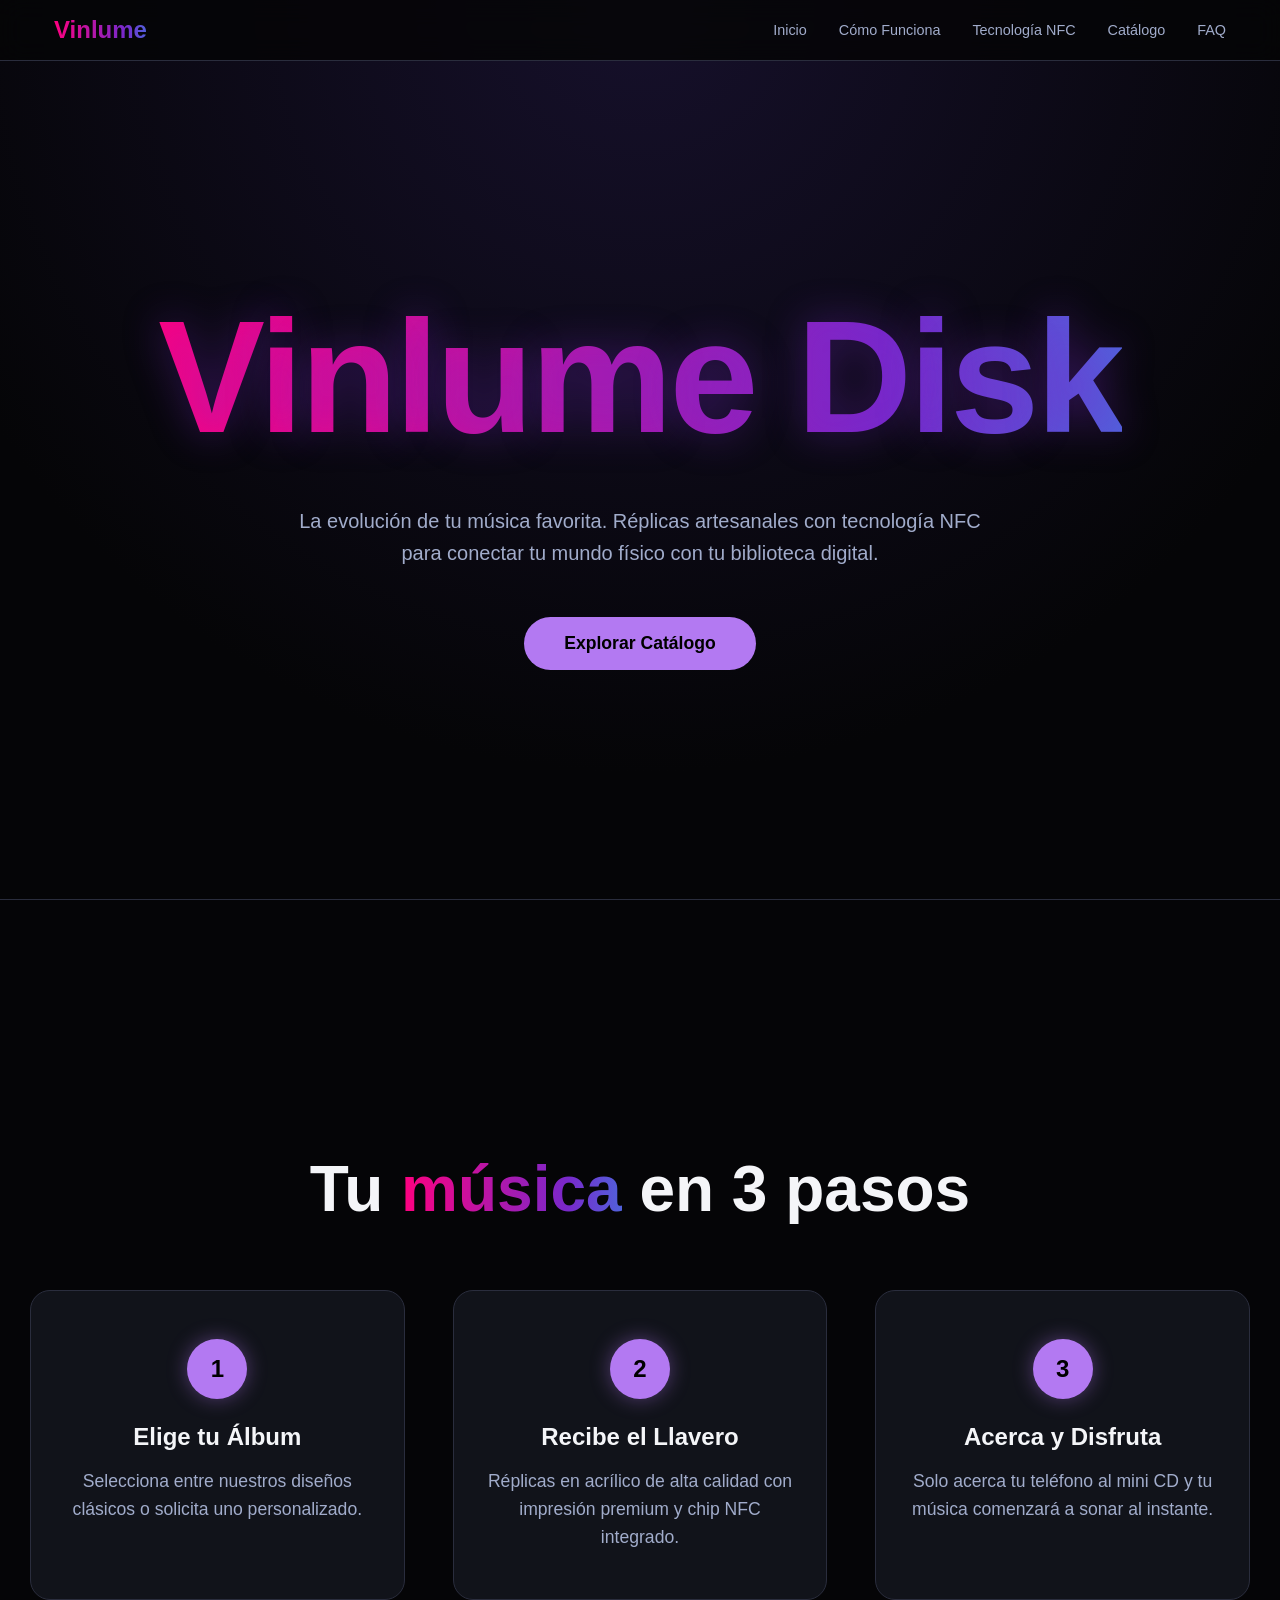
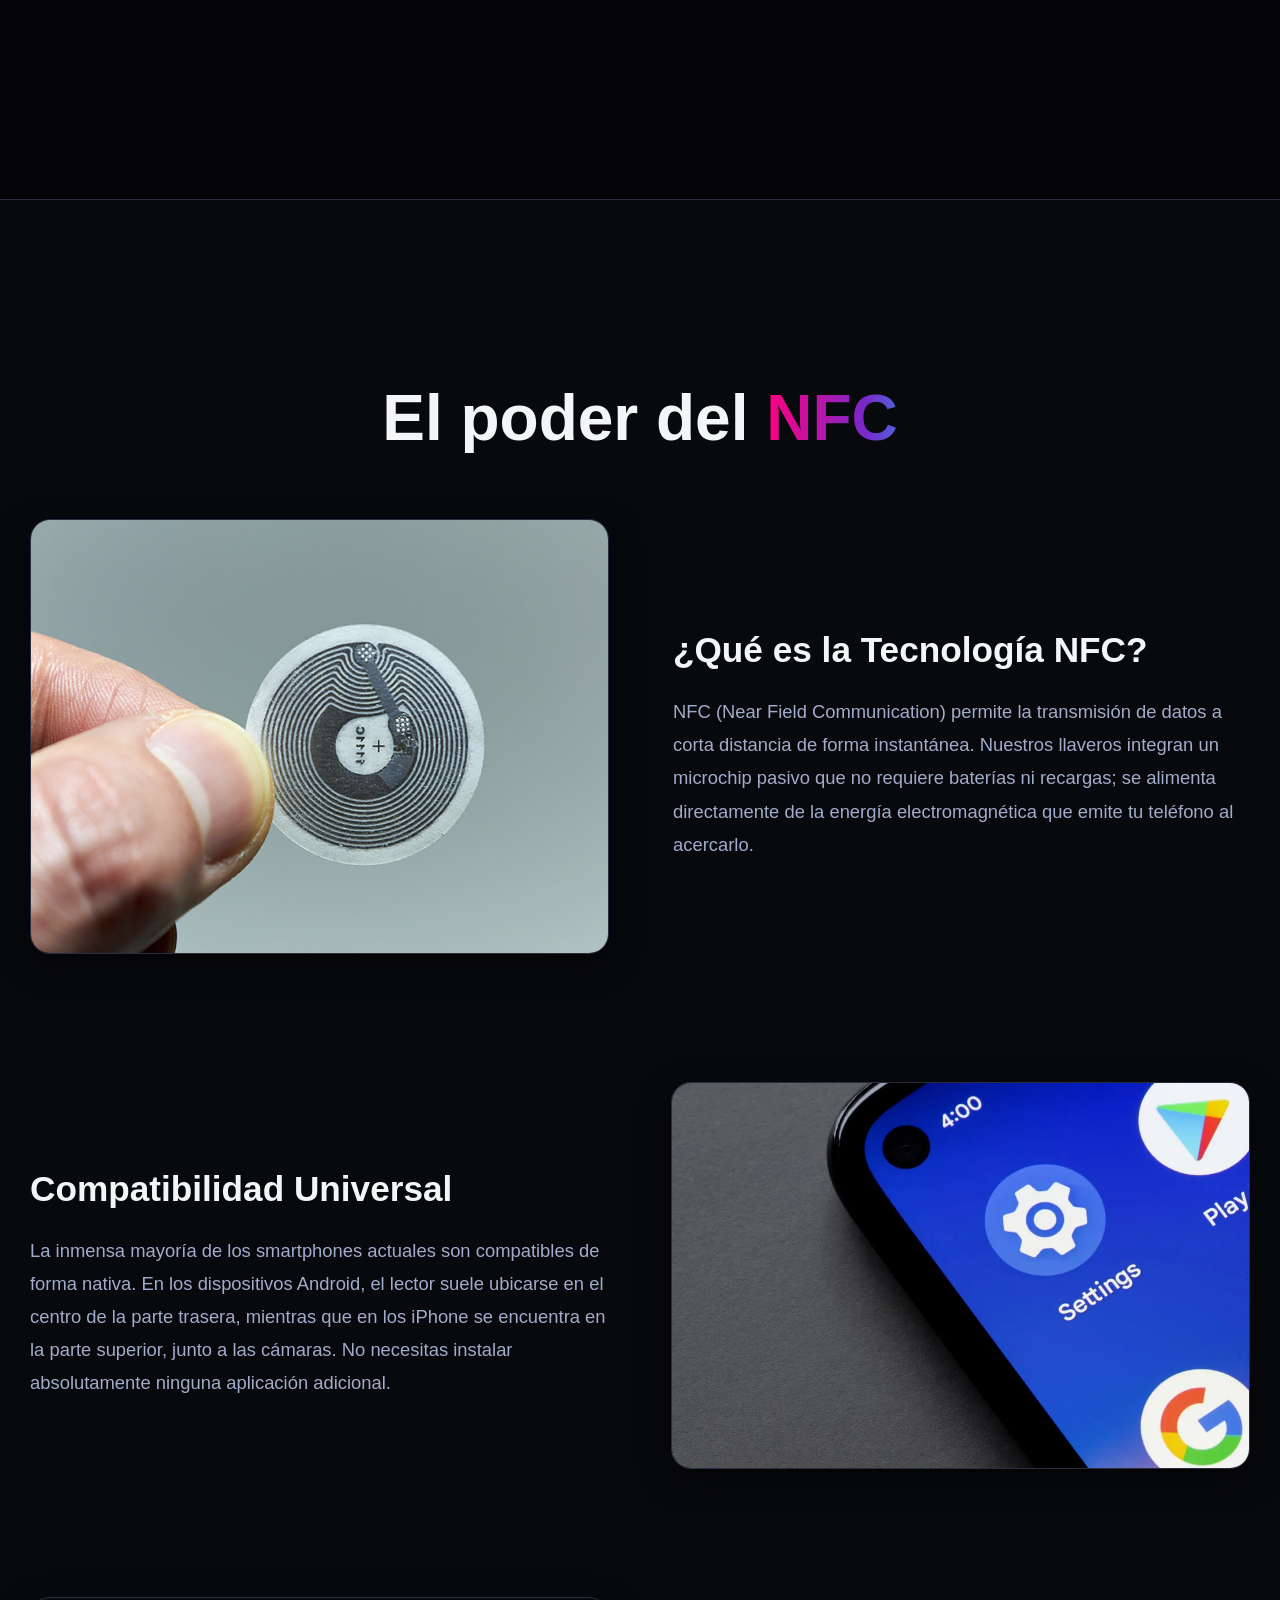
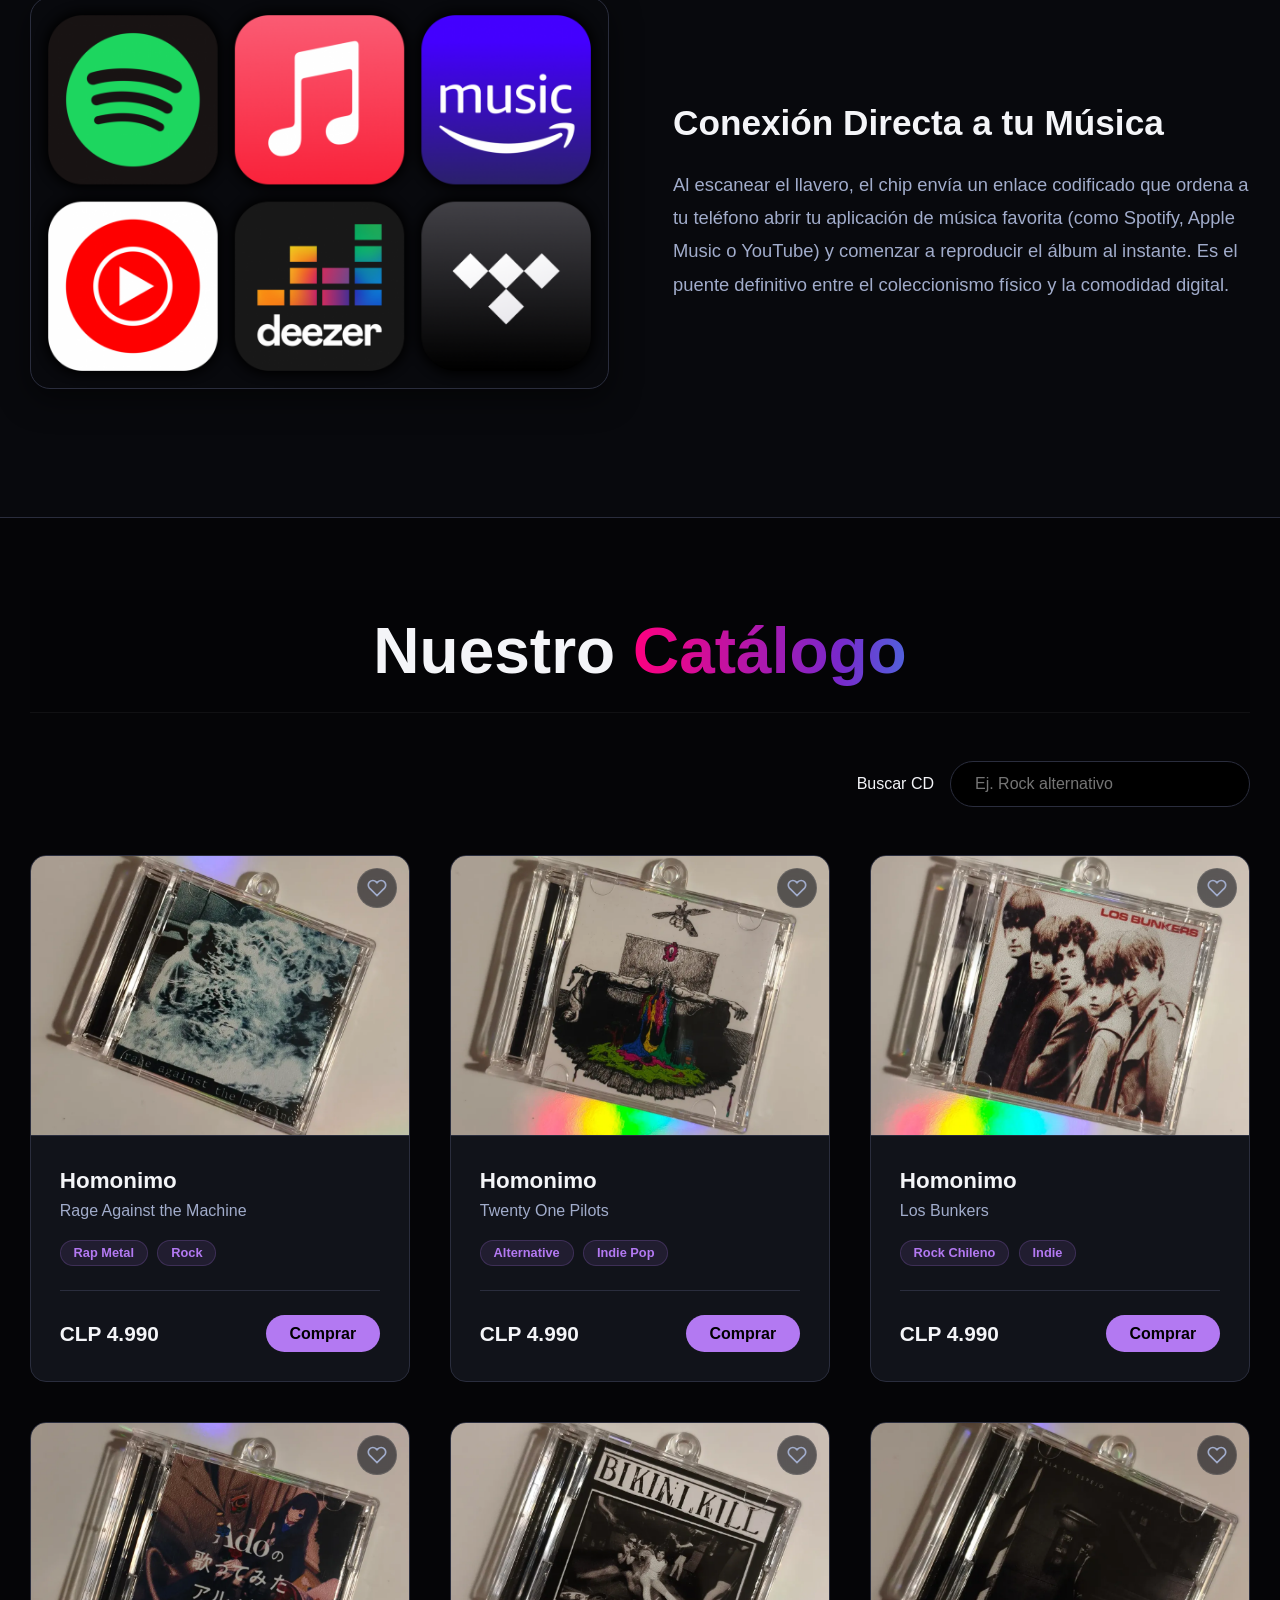
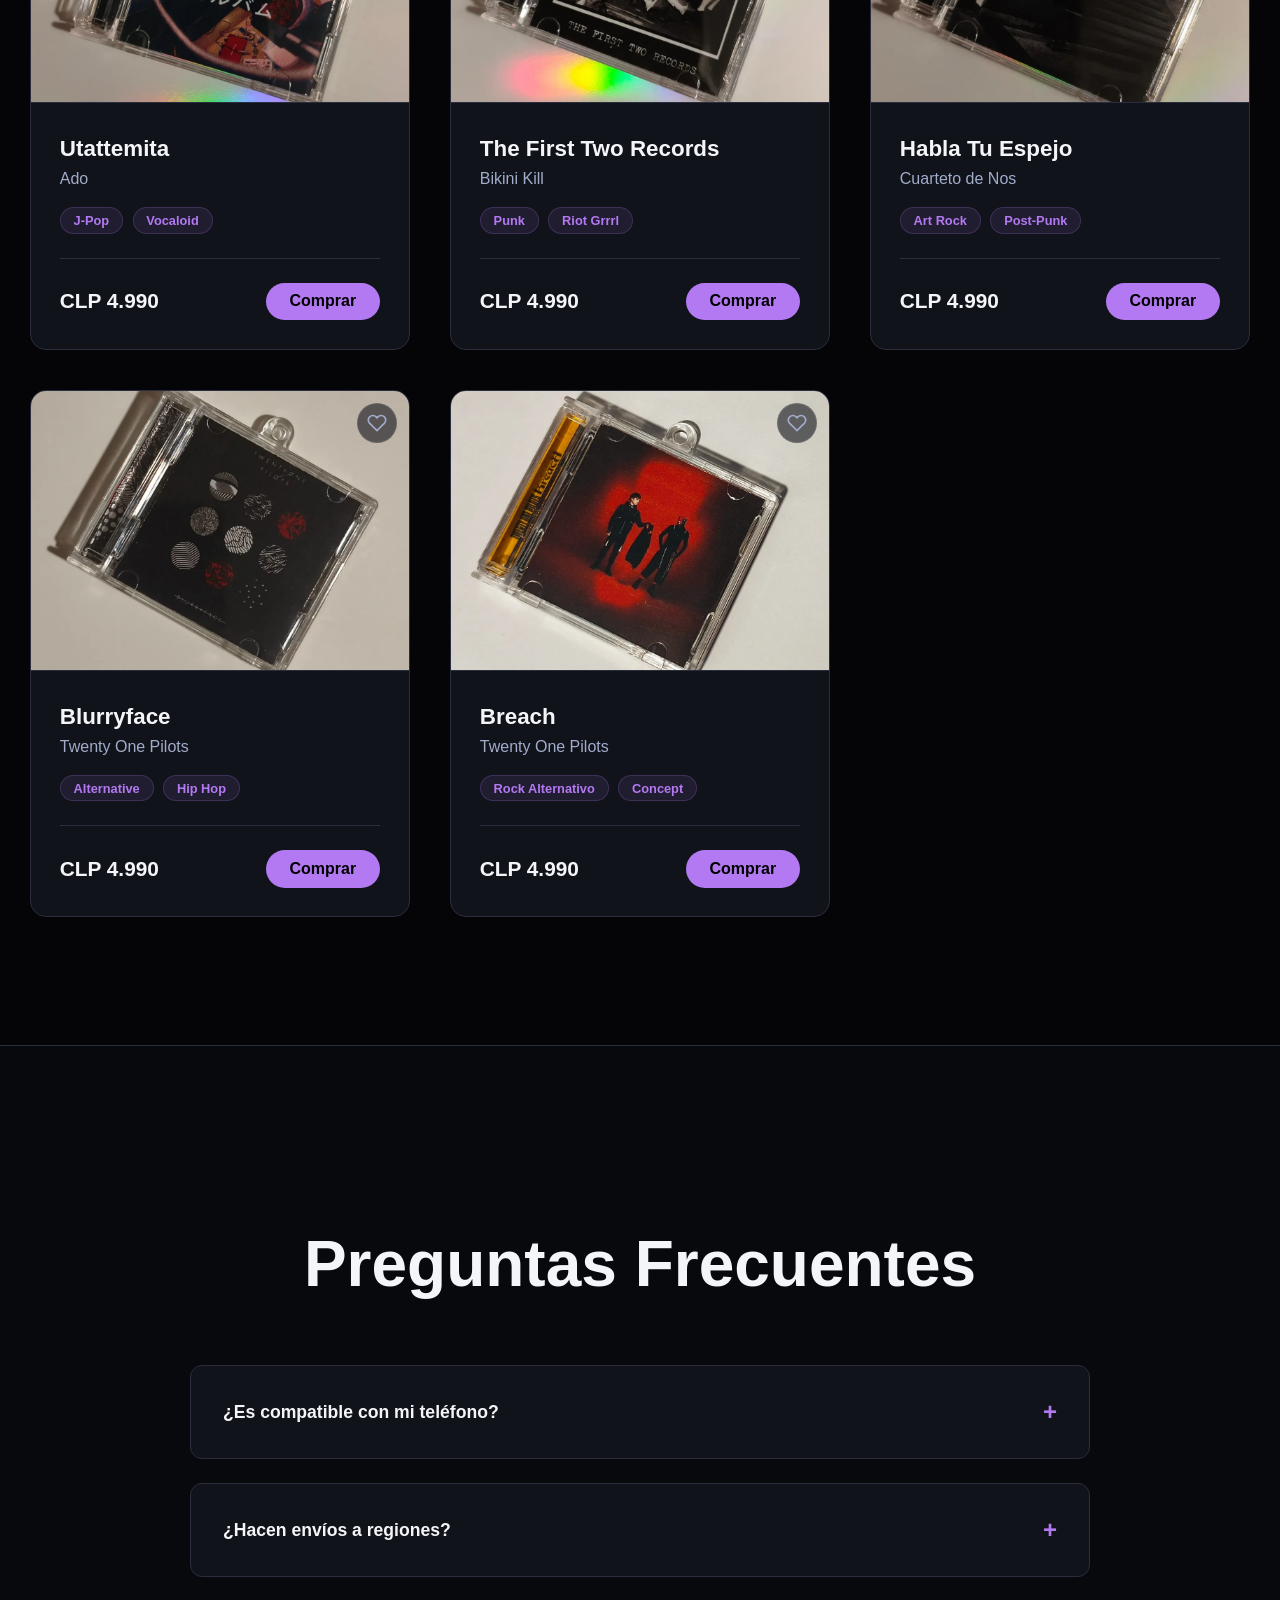
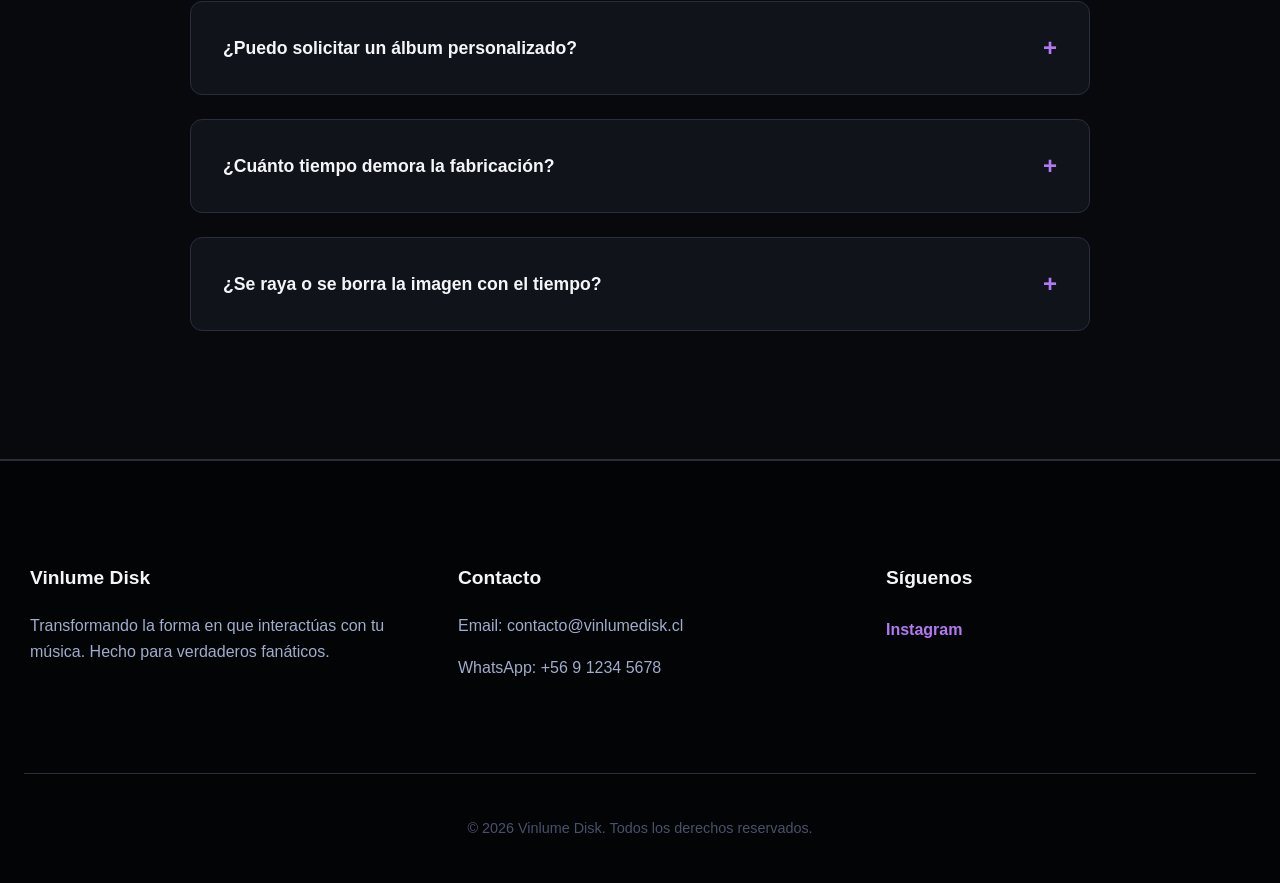
<file: index.html>
﻿<!DOCTYPE html>
<html lang="es">
<head>
  <meta charset="UTF-8" />
  <meta name="viewport" content="width=device-width, initial-scale=1.0" />
  <title>Vinlume Disk - Catálogo de CDs-2026</title>
  <link rel="icon" href="logos/LOGO VND NEGRO.jpg" type="image/jpeg">
  <link rel="stylesheet" href="style.css" />
</head>
<body>
  <a href="./ultimate/ultimate.html" class="secret-portal" aria-label="Acceder a la experiencia inmersiva"></a>

  <nav class="navbar">
    <div class="nav-container">
      <a href="#" class="nav-logo holo-text">Vinlume</a>
      <ul class="nav-links">
        <li><a href="#inicio">Inicio</a></li>
        <li><a href="#proceso">Cómo Funciona</a></li>
        <li><a href="#tecnologia">Tecnología NFC</a></li>
        <li><a href="#catalogo">Catálogo</a></li>
        <li><a href="#faq">FAQ</a></li>
      </ul>
    </div>
  </nav>

  <!-- hero (inicio de la pagina)-->

  <header class="hero" id="inicio">
    <div class="hero-inner">
      <h1 class="holo-text mega-title">Vinlume Disk</h1>
      <p>La evolución de tu música favorita. Réplicas artesanales con tecnología NFC para conectar tu mundo físico con tu biblioteca digital.</p>
      <a href="#catalogo" class="btn">Explorar Catálogo</a>
    </div>
  </header>

  <main>
    <section class="proceso-section" id="proceso">
      <div class="section-content">
        <h2 class="section-title">Tu <span class="holo-text">música</span> en 3 pasos</h2>
        <div class="proceso-grid">
          <div class="proceso-step">
            <div class="step-number">1</div>
            <h3>Elige tu Álbum</h3>
            <p>Selecciona entre nuestros diseños clásicos o solicita uno personalizado.</p>
          </div>
          <div class="proceso-step">
            <div class="step-number">2</div>
            <h3>Recibe el Llavero</h3>
            <p>Réplicas en acrílico de alta calidad con impresión premium y chip NFC integrado.</p>
          </div>
          <div class="proceso-step">
            <div class="step-number">3</div>
            <h3>Acerca y Disfruta</h3>
            <p>Solo acerca tu teléfono al mini CD y tu música comenzará a sonar al instante.</p>
          </div>
        </div>
      </div>
    </section>

    <section class="nfc-showcase" id="tecnologia">
      <div class="section-content">
        <h2 class="section-title">El poder del <span class="holo-text">NFC</span></h2>
        
        <div class="showcase-row">
          <div class="showcase-img">
            <img src="images/NFC/NFCchip.jpg" alt="Microchip NFC integrado" />
          </div>
          <div class="showcase-text">
            <h3>¿Qué es la Tecnología NFC?</h3>
            <p>NFC (Near Field Communication) permite la transmisión de datos a corta distancia de forma instantánea. Nuestros llaveros integran un microchip pasivo que no requiere baterías ni recargas; se alimenta directamente de la energía electromagnética que emite tu teléfono al acercarlo.</p>
          </div>
        </div>

        <div class="showcase-row reverse">
          <div class="showcase-img">
            <img src="images/NFC/Celular.webp" alt="Compatibilidad con Smartphone" />
          </div>
          <div class="showcase-text">
            <h3>Compatibilidad Universal</h3>
            <p>La inmensa mayoría de los smartphones actuales son compatibles de forma nativa. En los dispositivos Android, el lector suele ubicarse en el centro de la parte trasera, mientras que en los iPhone se encuentra en la parte superior, junto a las cámaras. No necesitas instalar absolutamente ninguna aplicación adicional.</p>
          </div>
        </div>

        <div class="showcase-row">
          <div class="showcase-img">
            <img src="images/NFC/plataformasMS.png" alt="Conexión Directa a Música" />
          </div>
          <div class="showcase-text">
            <h3>Conexión Directa a tu Música</h3>
            <p>Al escanear el llavero, el chip envía un enlace codificado que ordena a tu teléfono abrir tu aplicación de música favorita (como Spotify, Apple Music o YouTube) y comenzar a reproducir el álbum al instante. Es el puente definitivo entre el coleccionismo físico y la comodidad digital.</p>
          </div>
        </div>
      </div>
    </section>


    <!-- seccion de catalogo -->
     
    <section class="catalogo" id="catalogo">
      <div class="section-content">
        <h2 class="section-title sticky-title">Nuestro <span class="holo-text">Catálogo</span></h2>
        
        <div class="filtros" aria-label="filtros de catálogo">
          <label for="buscar">Buscar CD</label>
          <input id="buscar" type="search" placeholder="Ej. Rock alternativo" />
        </div>

        <div class="grid" role="list">
          <article class="card holo-card" role="listitem">
            <div class="card-image">
              <img src="images/rage again the machine/homonimo/rageA.webp" alt="Rage Against the Machine" />
              <button class="fav-btn" aria-label="Añadir a favoritos">
                <svg viewBox="0 0 24 24" fill="none" stroke="currentColor" stroke-width="2"><path d="M20.84 4.61a5.5 5.5 0 0 0-7.78 0L12 5.67l-1.06-1.06a5.5 5.5 0 0 0-7.78 7.78l1.06 1.06L12 21.23l7.78-7.78 1.06-1.06a5.5 5.5 0 0 0 0-7.78z"></path></svg>
              </button>
            </div>
            <div class="card-body">
              <h2>Homonimo</h2>
              <p class="artista">Rage Against the Machine</p>
              <div class="tags"><span class="tag">Rap Metal</span><span class="tag">Rock</span></div>
              <div class="card-footer">
                <p class="precio">CLP 4.990</p>
                <button class="btn buy-btn">Comprar</button>
              </div>
            </div>
          </article>

          <article class="card holo-card" role="listitem">
            <div class="card-image">
              <img src="images/top/homonimo/top1.webp" alt="Twenty One Pilots" />
              <button class="fav-btn" aria-label="Añadir a favoritos">
                <svg viewBox="0 0 24 24" fill="none" stroke="currentColor" stroke-width="2"><path d="M20.84 4.61a5.5 5.5 0 0 0-7.78 0L12 5.67l-1.06-1.06a5.5 5.5 0 0 0-7.78 7.78l1.06 1.06L12 21.23l7.78-7.78 1.06-1.06a5.5 5.5 0 0 0 0-7.78z"></path></svg>
              </button>
            </div>
            <div class="card-body">
              <h2>Homonimo</h2>
              <p class="artista">Twenty One Pilots</p>
              <div class="tags"><span class="tag">Alternative</span><span class="tag">Indie Pop</span></div>
              <div class="card-footer">
                <p class="precio">CLP 4.990</p>
                <button class="btn buy-btn">Comprar</button>
              </div>
            </div>
          </article>

          <article class="card holo-card" role="listitem">
            <div class="card-image">
              <img src="images/los bunkers/homonimo/BK1.jpg" alt="Los Bunkers" />
              <button class="fav-btn" aria-label="Añadir a favoritos">
                <svg viewBox="0 0 24 24" fill="none" stroke="currentColor" stroke-width="2"><path d="M20.84 4.61a5.5 5.5 0 0 0-7.78 0L12 5.67l-1.06-1.06a5.5 5.5 0 0 0-7.78 7.78l1.06 1.06L12 21.23l7.78-7.78 1.06-1.06a5.5 5.5 0 0 0 0-7.78z"></path></svg>
              </button>
            </div>
            <div class="card-body">
              <h2>Homonimo</h2>
              <p class="artista">Los Bunkers</p>
              <div class="tags"><span class="tag">Rock Chileno</span><span class="tag">Indie</span></div>
              <div class="card-footer">
                <p class="precio">CLP 4.990</p>
                <button class="btn buy-btn">Comprar</button>
              </div>
            </div>
          </article>

          <article class="card holo-card" role="listitem">
            <div class="card-image">
              <img src="images/Ado/utattemita/ado1.jpg" alt="Ado - Utattemita" />
              <button class="fav-btn" aria-label="Añadir a favoritos">
                <svg viewBox="0 0 24 24" fill="none" stroke="currentColor" stroke-width="2"><path d="M20.84 4.61a5.5 5.5 0 0 0-7.78 0L12 5.67l-1.06-1.06a5.5 5.5 0 0 0-7.78 7.78l1.06 1.06L12 21.23l7.78-7.78 1.06-1.06a5.5 5.5 0 0 0 0-7.78z"></path></svg>
              </button>
            </div>
            <div class="card-body">
              <h2>Utattemita</h2>
              <p class="artista">Ado</p>
              <div class="tags"><span class="tag">J-Pop</span><span class="tag">Vocaloid</span></div>
              <div class="card-footer">
                <p class="precio">CLP 4.990</p>
                <button class="btn buy-btn">Comprar</button>
              </div>
            </div>
          </article>

          <article class="card holo-card" role="listitem">
            <div class="card-image">
              <img src="images/bikini kill/The First two records/The First1.webp" alt="Bikini Kill" />
              <button class="fav-btn" aria-label="Añadir a favoritos">
                <svg viewBox="0 0 24 24" fill="none" stroke="currentColor" stroke-width="2"><path d="M20.84 4.61a5.5 5.5 0 0 0-7.78 0L12 5.67l-1.06-1.06a5.5 5.5 0 0 0-7.78 7.78l1.06 1.06L12 21.23l7.78-7.78 1.06-1.06a5.5 5.5 0 0 0 0-7.78z"></path></svg>
              </button>
            </div>
            <div class="card-body">
              <h2>The First Two Records</h2>
              <p class="artista">Bikini Kill</p>
              <div class="tags"><span class="tag">Punk</span><span class="tag">Riot Grrrl</span></div>
              <div class="card-footer">
                <p class="precio">CLP 4.990</p>
                <button class="btn buy-btn">Comprar</button>
              </div>
            </div>
          </article>

          <article class="card holo-card" role="listitem">
            <div class="card-image">
              <img src="images/cuarteto de nos/habla tu espejo/1.jpg" alt="Cuarteto de Nos" />
              <button class="fav-btn" aria-label="Añadir a favoritos">
                <svg viewBox="0 0 24 24" fill="none" stroke="currentColor" stroke-width="2"><path d="M20.84 4.61a5.5 5.5 0 0 0-7.78 0L12 5.67l-1.06-1.06a5.5 5.5 0 0 0-7.78 7.78l1.06 1.06L12 21.23l7.78-7.78 1.06-1.06a5.5 5.5 0 0 0 0-7.78z"></path></svg>
              </button>
            </div>
            <div class="card-body">
              <h2>Habla Tu Espejo</h2>
              <p class="artista">Cuarteto de Nos</p>
              <div class="tags"><span class="tag">Art Rock</span><span class="tag">Post-Punk</span></div>
              <div class="card-footer">
                <p class="precio">CLP 4.990</p>
                <button class="btn buy-btn">Comprar</button>
              </div>
            </div>
          </article>

          <article class="card holo-card" role="listitem">
            <div class="card-image">
              <img src="images/top/blurryface/blurry1.jpg" alt="Twenty One Pilots - Blurryface" />
              <button class="fav-btn" aria-label="Añadir a favoritos">
                <svg viewBox="0 0 24 24" fill="none" stroke="currentColor" stroke-width="2"><path d="M20.84 4.61a5.5 5.5 0 0 0-7.78 0L12 5.67l-1.06-1.06a5.5 5.5 0 0 0-7.78 7.78l1.06 1.06L12 21.23l7.78-7.78 1.06-1.06a5.5 5.5 0 0 0 0-7.78z"></path></svg>
              </button>
            </div>
            <div class="card-body">
              <h2>Blurryface</h2>
              <p class="artista">Twenty One Pilots</p>
              <div class="tags"><span class="tag">Alternative</span><span class="tag">Hip Hop</span></div>
              <div class="card-footer">
                <p class="precio">CLP 4.990</p>
                <button class="btn buy-btn">Comprar</button>
              </div>
            </div>
          </article>

          <article class="card holo-card" role="listitem">
            <div class="card-image">
              <img src="images/top/breach/breach1.jpg" alt="Twenty One Pilots - Breach" />
              <button class="fav-btn" aria-label="Añadir a favoritos">
                <svg viewBox="0 0 24 24" fill="none" stroke="currentColor" stroke-width="2"><path d="M20.84 4.61a5.5 5.5 0 0 0-7.78 0L12 5.67l-1.06-1.06a5.5 5.5 0 0 0-7.78 7.78l1.06 1.06L12 21.23l7.78-7.78 1.06-1.06a5.5 5.5 0 0 0 0-7.78z"></path></svg>
              </button>
            </div>
            <div class="card-body">
              <h2>Breach</h2>
              <p class="artista">Twenty One Pilots</p>
              <div class="tags"><span class="tag">Rock Alternativo</span><span class="tag">Concept</span></div>
              <div class="card-footer">
                <p class="precio">CLP 4.990</p>
                <button class="btn buy-btn">Comprar</button>
              </div>
            </div>
          </article>
        </div>
      </div>
    </section>

    <section class="faq-section" id="faq">
      <div class="section-content">
        <h2 class="section-title">Preguntas Frecuentes</h2>
        <div class="faq-container">
          <details class="faq-item">
            <summary>¿Es compatible con mi teléfono?</summary>
            <p>Sí, la mayoría de los smartphones modernos (iPhone 7 en adelante y casi todos los Android con NFC) son compatibles sin necesidad de apps adicionales.</p>
          </details>
          <details class="faq-item">
            <summary>¿Hacen envíos a regiones?</summary>
            <p>Realizamos envíos a todo Chile a través de Starken o Chilexpress, con seguimiento en tiempo real.</p>
          </details>
          <details class="faq-item">
            <summary>¿Puedo solicitar un álbum personalizado?</summary>
            <p>¡Absolutamente! Si tu álbum, playlist o artista favorito no está en nuestro catálogo, escríbenos por Instagram o WhatsApp y fabricaremos uno exclusivo para ti.</p>
          </details>
          <details class="faq-item">
            <summary>¿Cuánto tiempo demora la fabricación?</summary>
            <p>Los pedidos personalizados toman entre 3 a 5 días hábiles de producción antes de ser despachados.</p>
          </details>
          <details class="faq-item">
            <summary>¿Se raya o se borra la imagen con el tiempo?</summary>
            <p>No, la impresión está encapsulada dentro del acrílico de alta durabilidad, por lo que la imagen está protegida de rayones y del desgaste por el uso diario.</p>
          </details>
        </div>
      </div>
    </section>
  </main>

  <footer class="site-footer">
    <div class="footer-content">
      <div class="footer-section">
        <h4>Vinlume Disk</h4>
        <p>Transformando la forma en que interactúas con tu música. Hecho para verdaderos fanáticos.</p>
      </div>
      <div class="footer-section">
        <h4>Contacto</h4>
        <p>Email: contacto@vinlumedisk.cl</p>
        <p>WhatsApp: +56 9 1234 5678</p>
      </div>
      <div class="footer-section">
        <h4>Síguenos</h4>
        <div class="social-links">
          <a href="https://www.instagram.com/vinlume_disk/" target="_blank" rel="noopener noreferrer" class="social-link">Instagram</a>
        </div>
      </div>
    </div>
    <div class="footer-bottom">
      <p>&copy; 2026 Vinlume Disk. Todos los derechos reservados.</p>
    </div>
  </footer>

<!-- pequeño codigo para favoritos -->
  <script>
    document.addEventListener('DOMContentLoaded', () => {
      document.querySelectorAll('.fav-btn').forEach(btn => {
        btn.addEventListener('click', (e) => {
          e.preventDefault();
          btn.classList.toggle('active');
        });
      });
    });
  </script>
</body>
</html>
</file>
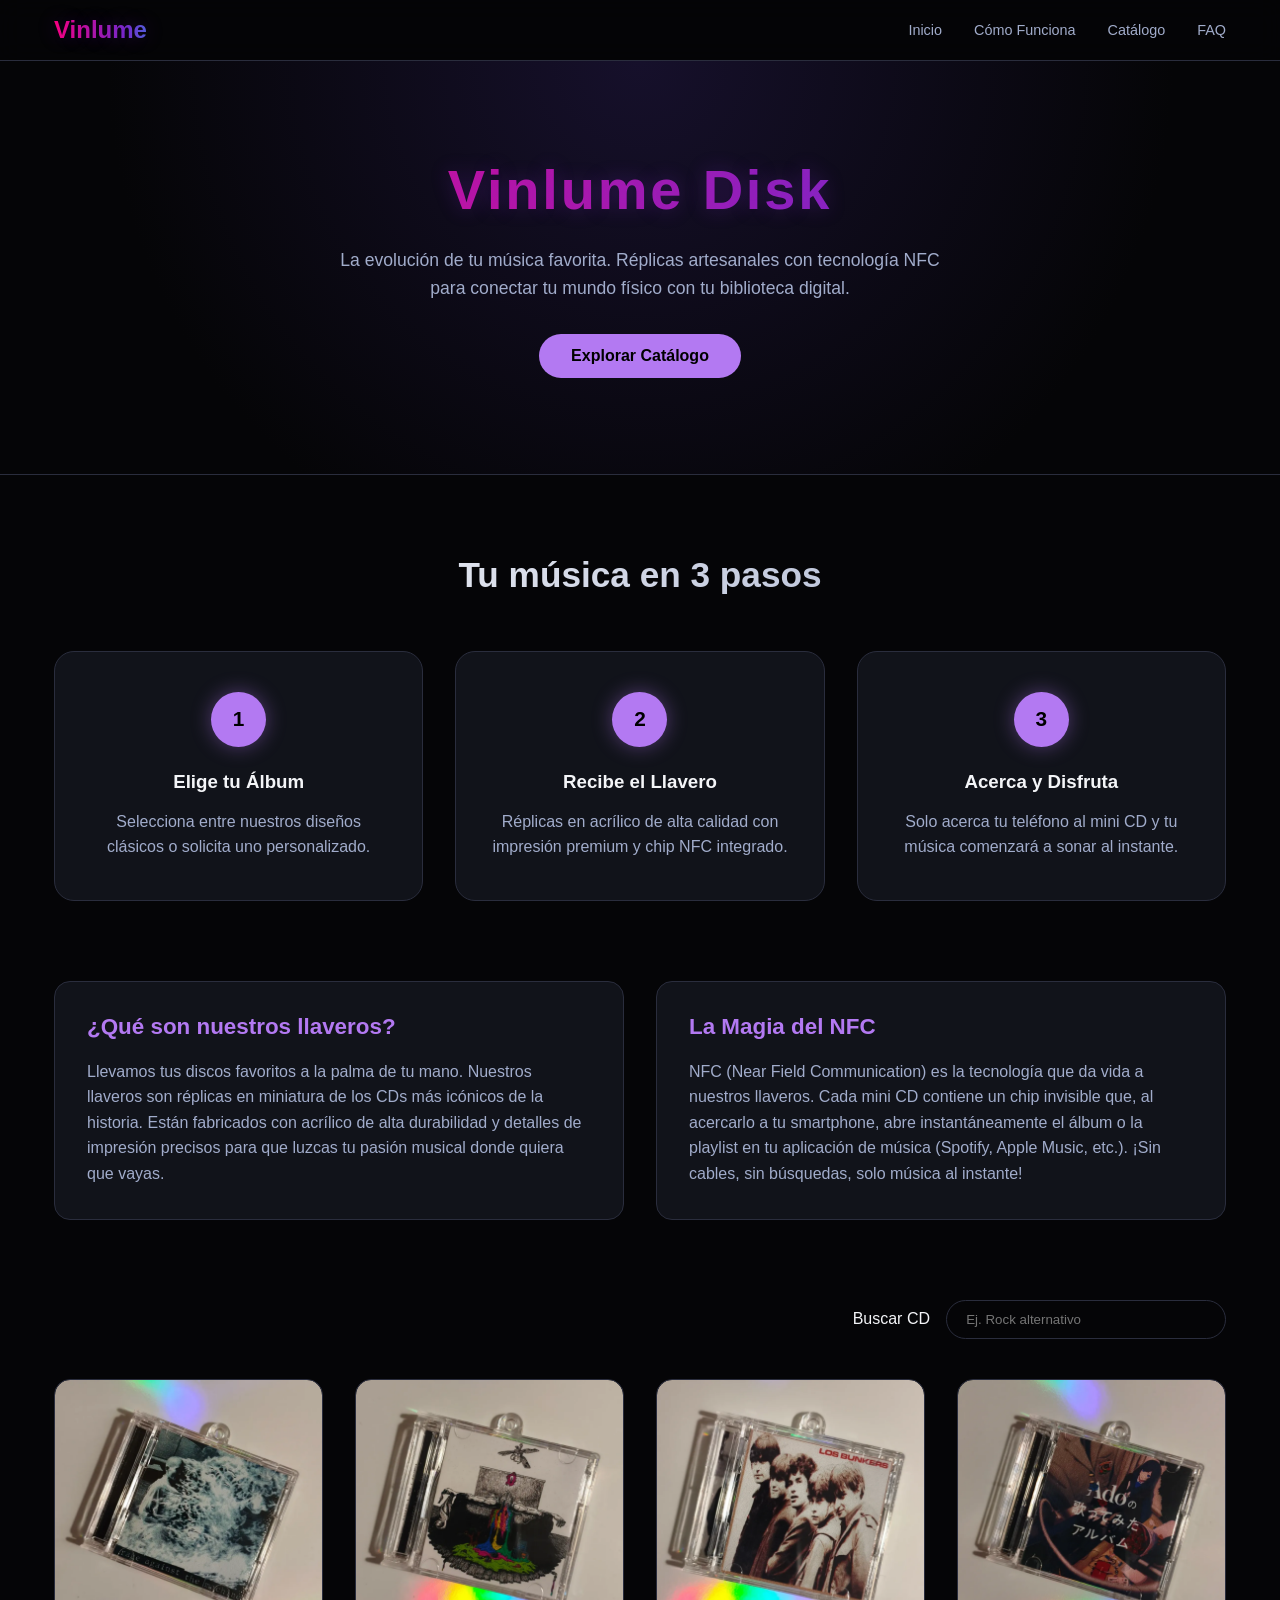
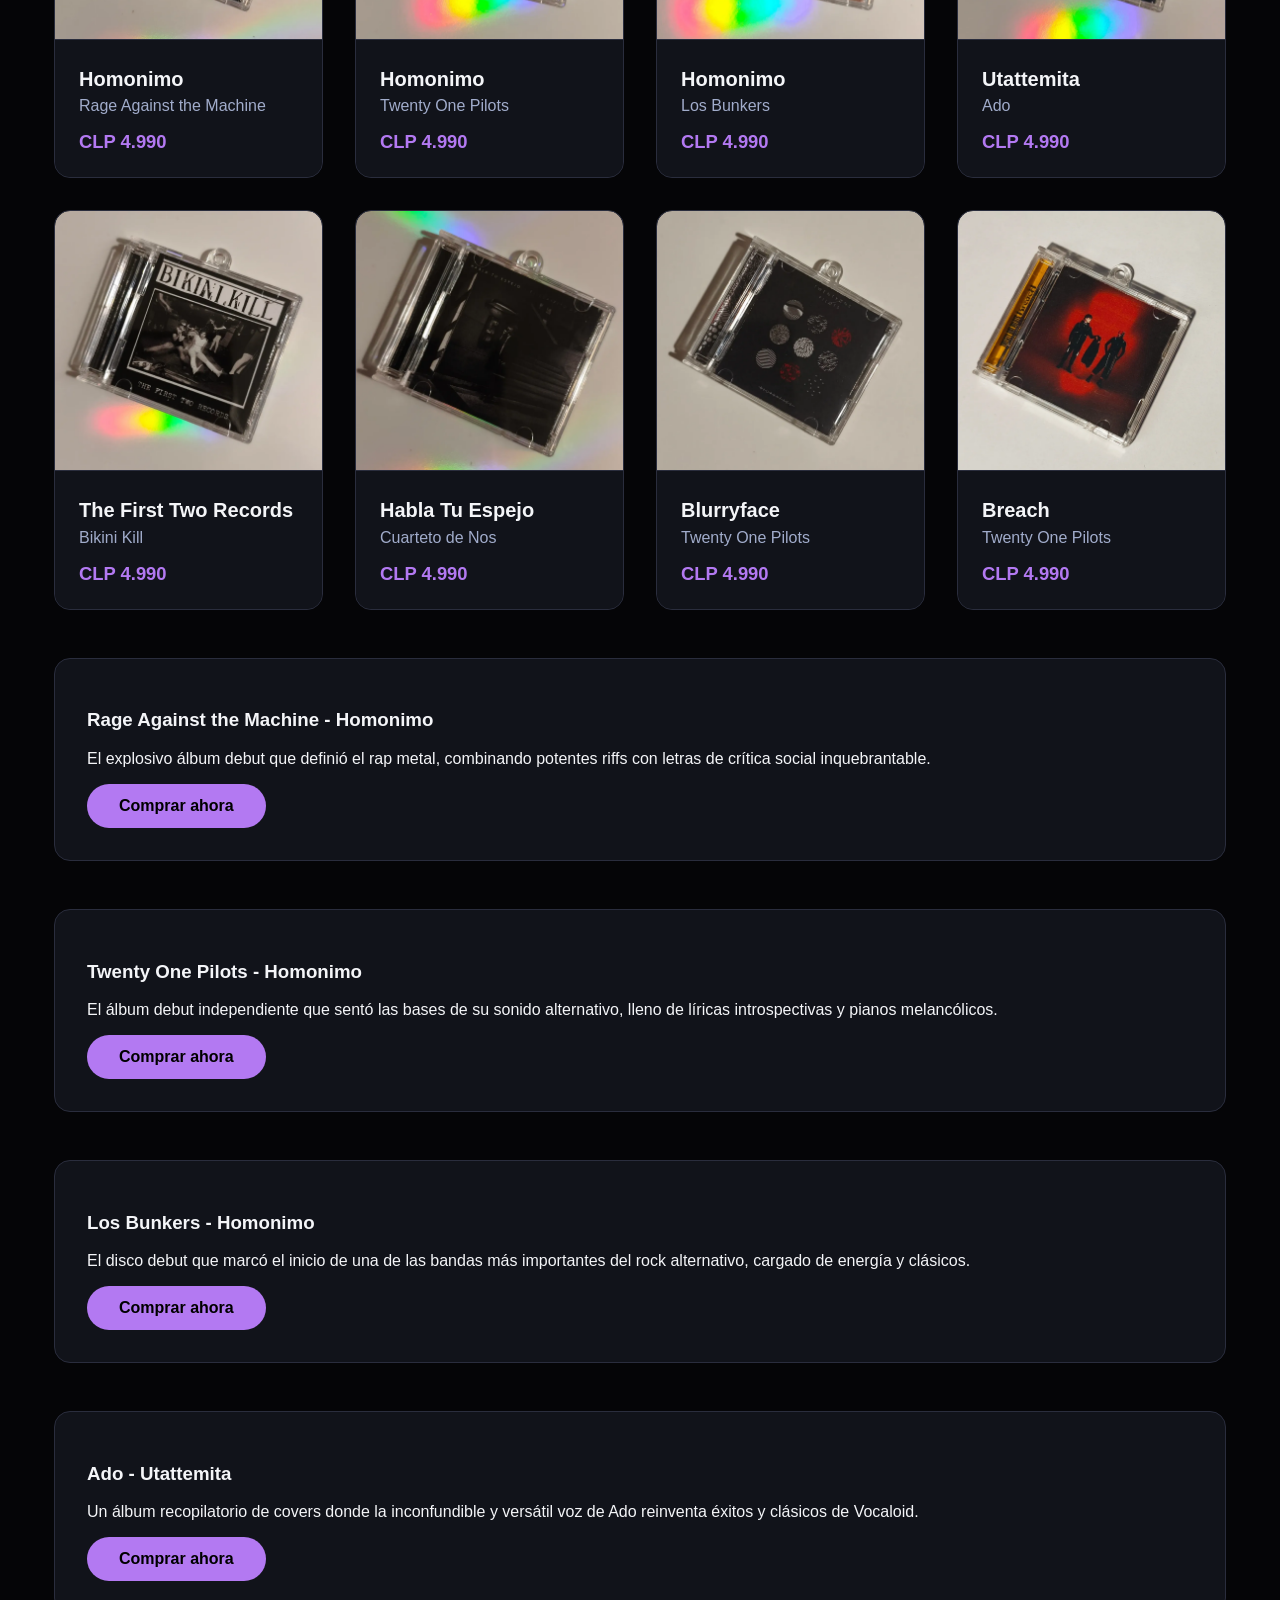
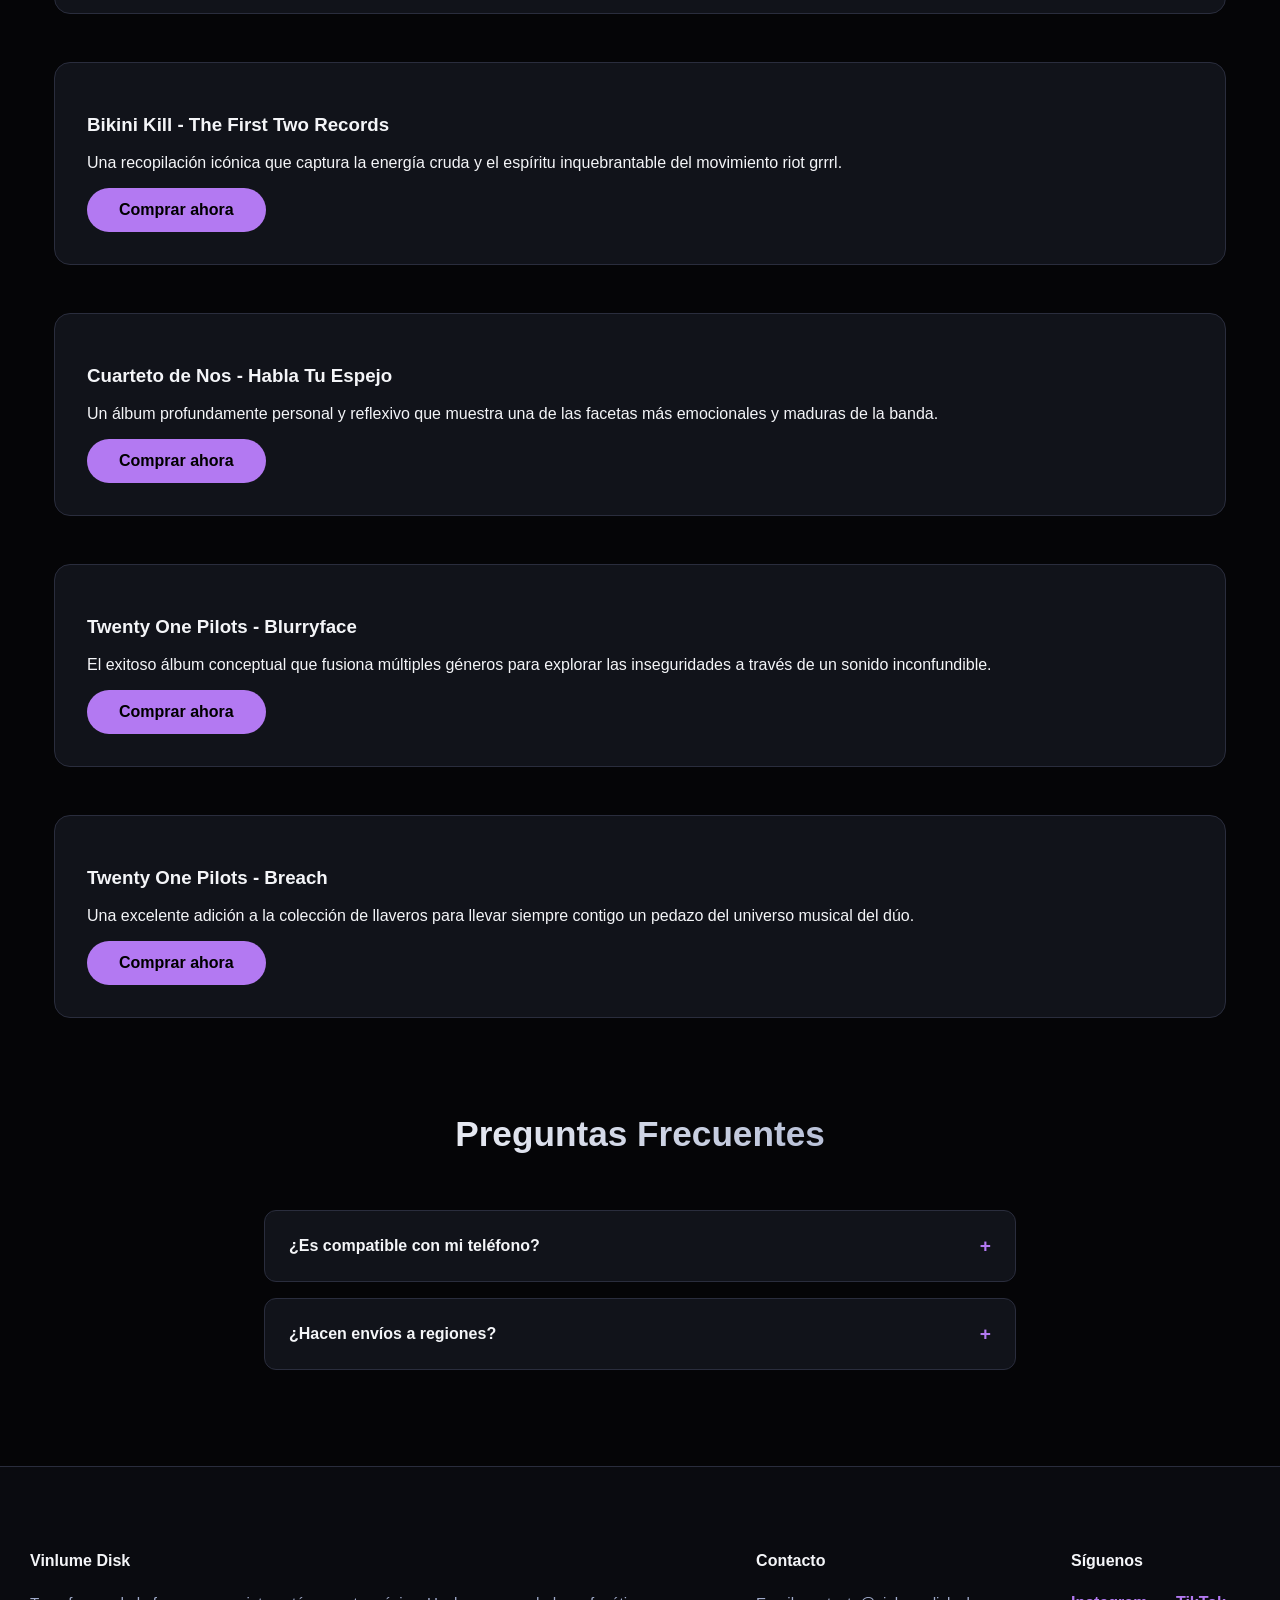
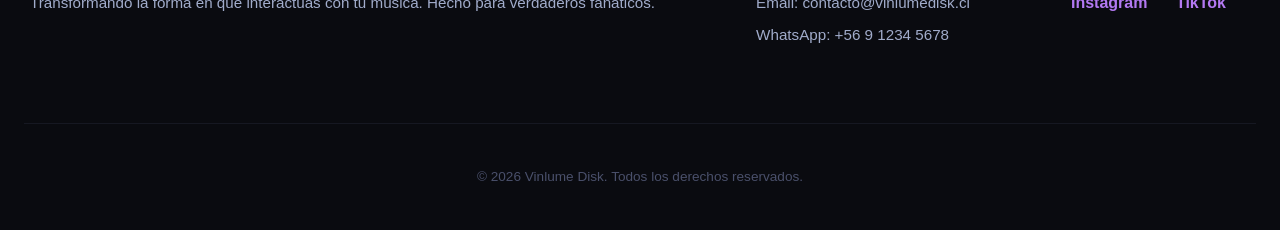
<file: Proyecto_Web/index.html>
﻿<!DOCTYPE html>
<html lang="es">
<head>
  <meta charset="UTF-8" />
  <meta name="viewport" content="width=device-width, initial-scale=1.0" />
  <title>Vinlume Disk - Catálogo de CDs</title>
  <link rel="icon" href="../logos/LOGO VND NEGRO.jpg" type="image/jpeg">
  <link rel="stylesheet" href="style.css" />
</head>
<body>
  <nav class="navbar">
    <div class="nav-container">
      <a href="#" class="nav-logo holo-text">Vinlume</a>
      <ul class="nav-links">
        <li><a href="#inicio">Inicio</a></li>
        <li><a href="#proceso">Cómo Funciona</a></li>
        <li><a href="#catalogo">Catálogo</a></li>
        <li><a href="#faq">FAQ</a></li>
      </ul>
    </div>
  </nav>

  <header class="hero" id="inicio">
    <div class="hero-inner">
      <h1 class="holo-text">Vinlume Disk</h1>
      <p>La evolución de tu música favorita. Réplicas artesanales con tecnología NFC para conectar tu mundo físico con tu biblioteca digital.</p>
      <a href="#catalogo" class="btn">Explorar Catálogo</a>
    </div>
  </header>

  <main>
    <section class="proceso-section" id="proceso">
      <h2 class="section-title">Tu música en 3 pasos</h2>
      <div class="proceso-grid">
        <div class="proceso-step">
          <div class="step-number">1</div>
          <h3>Elige tu Álbum</h3>
          <p>Selecciona entre nuestros diseños clásicos o solicita uno personalizado.</p>
        </div>
        <div class="proceso-step">
          <div class="step-number">2</div>
          <h3>Recibe el Llavero</h3>
          <p>Réplicas en acrílico de alta calidad con impresión premium y chip NFC integrado.</p>
        </div>
        <div class="proceso-step">
          <div class="step-number">3</div>
          <h3>Acerca y Disfruta</h3>
          <p>Solo acerca tu teléfono al mini CD y tu música comenzará a sonar al instante.</p>
        </div>
      </div>
    </section>

    <section class="info-section">
      <div class="info-container">
        <div class="info-box">
          <h2>¿Qué son nuestros llaveros?</h2>
          <p>Llevamos tus discos favoritos a la palma de tu mano. Nuestros llaveros son réplicas en miniatura de los CDs más icónicos de la historia. Están fabricados con acrílico de alta durabilidad y detalles de impresión precisos para que luzcas tu pasión musical donde quiera que vayas.</p>
        </div>
        <div class="info-box">
          <h2>La Magia del NFC</h2>
          <p>NFC (Near Field Communication) es la tecnología que da vida a nuestros llaveros. Cada mini CD contiene un chip invisible que, al acercarlo a tu smartphone, abre instantáneamente el álbum o la playlist en tu aplicación de música (Spotify, Apple Music, etc.). ¡Sin cables, sin búsquedas, solo música al instante!</p>
        </div>
      </div>
    </section>

    <div class="catalogo" id="catalogo">
      <section class="filtros" aria-label="filtros de catálogo">
        <label for="buscar">Buscar CD</label>
        <input id="buscar" type="search" placeholder="Ej. Rock alternativo" />
      </section>

      <section class="grid" role="list">
        <article class="card holo-card" role="listitem">
          <a href="#cd1" class="card-link" aria-label="Ver detalles de Rage Against the Machine">
            <img src="images/rage again the machine/homonimo/rageA.webp" alt="Rage Against the Machine - Homónimo" />
            <div class="card-body">
              <h2>Homonimo</h2>
              <p class="artista">Rage Against the Machine</p>
              <p class="precio">CLP 4.990</p>
            </div>
          </a>
        </article>

        <article class="card holo-card" role="listitem">
          <a href="#cd2" class="card-link" aria-label="Ver detalles de Twenty One Pilots">
            <img src="images/top/homonimo/top1.webp" alt="Twenty One Pilots - Homónimo" />
            <div class="card-body">
              <h2>Homonimo</h2>
              <p class="artista">Twenty One Pilots</p>
              <p class="precio">CLP 4.990</p>
            </div>
          </a>
        </article>

        <article class="card holo-card" role="listitem">
          <a href="#cd3" class="card-link" aria-label="Ver detalles de Los Bunkers">
            <img src="images/los bunkers/homonimo/BK1.jpg" alt="Los Bunkers - Homónimo" />
            <div class="card-body">
              <h2>Homonimo</h2>
              <p class="artista">Los Bunkers</p>
              <p class="precio">CLP 4.990</p>
            </div>
          </a>
        </article>

        <article class="card holo-card" role="listitem">
          <a href="#cd4" class="card-link" aria-label="Ver detalles de Ado Utattemita">
            <img src="images/Ado/utattemita/ado1.jpg" alt="Ado - Utattemita" />
            <div class="card-body">
              <h2>Utattemita</h2>
              <p class="artista">Ado</p>
              <p class="precio">CLP 4.990</p>
            </div>
          </a>
        </article>

        <article class="card holo-card" role="listitem">
          <a href="#cd5" class="card-link" aria-label="Ver detalles de Bikini Kill">
            <img src="images/bikini kill/The First two records/The First1.webp" alt="Bikini Kill - The First Two Records" />
            <div class="card-body">
              <h2>The First Two Records</h2>
              <p class="artista">Bikini Kill</p>
              <p class="precio">CLP 4.990</p>
            </div>
          </a>
        </article>

        <article class="card holo-card" role="listitem">
          <a href="#cd6" class="card-link" aria-label="Ver detalles de Cuarteto de Nos">
            <img src="images/cuarteto de nos/habla tu espejo/1.jpg" alt="Cuarteto de Nos - Habla Tu Espejo" />
            <div class="card-body">
              <h2>Habla Tu Espejo</h2>
              <p class="artista">Cuarteto de Nos</p>
              <p class="precio">CLP 4.990</p>
            </div>
          </a>
        </article>

        <article class="card holo-card" role="listitem">
          <a href="#cd7" class="card-link" aria-label="Ver detalles de Twenty One Pilots Blurryface">
            <img src="images/top/blurryface/blurry1.jpg" alt="Twenty One Pilots - Blurryface" />
            <div class="card-body">
              <h2>Blurryface</h2>
              <p class="artista">Twenty One Pilots</p>
              <p class="precio">CLP 4.990</p>
            </div>
          </a>
        </article>

        <article class="card holo-card" role="listitem">
          <a href="#cd8" class="card-link" aria-label="Ver detalles de Twenty One Pilots Breach">
            <img src="images/top/breach/breach1.jpg" alt="Twenty One Pilots - Breach" />
            <div class="card-body">
              <h2>Breach</h2>
              <p class="artista">Twenty One Pilots</p>
              <p class="precio">CLP 4.990</p>
            </div>
          </a>
        </article>
      </section>

      <section class="detalles" id="cd1">
        <h3>Rage Against the Machine - Homonimo</h3>
        <p>El explosivo álbum debut que definió el rap metal, combinando potentes riffs con letras de crítica social inquebrantable.</p>
        <a class="btn" href="#" target="_blank" rel="noopener">Comprar ahora</a>
      </section>

      <section class="detalles" id="cd2">
        <h3>Twenty One Pilots - Homonimo</h3>
        <p>El álbum debut independiente que sentó las bases de su sonido alternativo, lleno de líricas introspectivas y pianos melancólicos.</p>
        <a class="btn" href="#" target="_blank" rel="noopener">Comprar ahora</a>
      </section>

      <section class="detalles" id="cd3">
        <h3>Los Bunkers - Homonimo</h3>
        <p>El disco debut que marcó el inicio de una de las bandas más importantes del rock alternativo, cargado de energía y clásicos.</p>
        <a class="btn" href="#" target="_blank" rel="noopener">Comprar ahora</a>
      </section>

      <section class="detalles" id="cd4">
        <h3>Ado - Utattemita</h3>
        <p>Un álbum recopilatorio de covers donde la inconfundible y versátil voz de Ado reinventa éxitos y clásicos de Vocaloid.</p>
        <a class="btn" href="#" target="_blank" rel="noopener">Comprar ahora</a>
      </section>

      <section class="detalles" id="cd5">
        <h3>Bikini Kill - The First Two Records</h3>
        <p>Una recopilación icónica que captura la energía cruda y el espíritu inquebrantable del movimiento riot grrrl.</p>
        <a class="btn" href="#" target="_blank" rel="noopener">Comprar ahora</a>
      </section>

      <section class="detalles" id="cd6">
        <h3>Cuarteto de Nos - Habla Tu Espejo</h3>
        <p>Un álbum profundamente personal y reflexivo que muestra una de las facetas más emocionales y maduras de la banda.</p>
        <a class="btn" href="#" target="_blank" rel="noopener">Comprar ahora</a>
      </section>

      <section class="detalles" id="cd7">
        <h3>Twenty One Pilots - Blurryface</h3>
        <p>El exitoso álbum conceptual que fusiona múltiples géneros para explorar las inseguridades a través de un sonido inconfundible.</p>
        <a class="btn" href="#" target="_blank" rel="noopener">Comprar ahora</a>
      </section>

      <section class="detalles" id="cd8">
        <h3>Twenty One Pilots - Breach</h3>
        <p>Una excelente adición a la colección de llaveros para llevar siempre contigo un pedazo del universo musical del dúo.</p>
        <a class="btn" href="#" target="_blank" rel="noopener">Comprar ahora</a>
      </section>
    </div>

    <section class="faq-section" id="faq">
      <h2 class="section-title">Preguntas Frecuentes</h2>
      <div class="faq-container">
        <details class="faq-item">
          <summary>¿Es compatible con mi teléfono?</summary>
          <p>Sí, la mayoría de los smartphones modernos (iPhone 7 en adelante y casi todos los Android con NFC) son compatibles sin necesidad de apps adicionales.</p>
        </details>
        <details class="faq-item">
          <summary>¿Hacen envíos a regiones?</summary>
          <p>Realizamos envíos a todo Chile a través de Starken o Chilexpress, con seguimiento en tiempo real.</p>
        </details>
      </div>
    </section>
  </main>

  <footer class="site-footer">
    <div class="footer-content">
      <div class="footer-section">
        <h4>Vinlume Disk</h4>
        <p>Transformando la forma en que interactúas con tu música. Hecho para verdaderos fanáticos.</p>
      </div>
      <div class="footer-section">
        <h4>Contacto</h4>
        <p>Email: contacto@vinlumedisk.cl</p>
        <p>WhatsApp: +56 9 1234 5678</p>
      </div>
      <div class="footer-section">
        <h4>Síguenos</h4>
        <div class="social-links">
          <a href="#" class="social-link">Instagram</a>
          <a href="#" class="social-link">TikTok</a>
        </div>
      </div>
    </div>
    <div class="footer-bottom">
      <p>&copy; 2026 Vinlume Disk. Todos los derechos reservados.</p>
    </div>
  </footer>
</body>
</html>
</file>
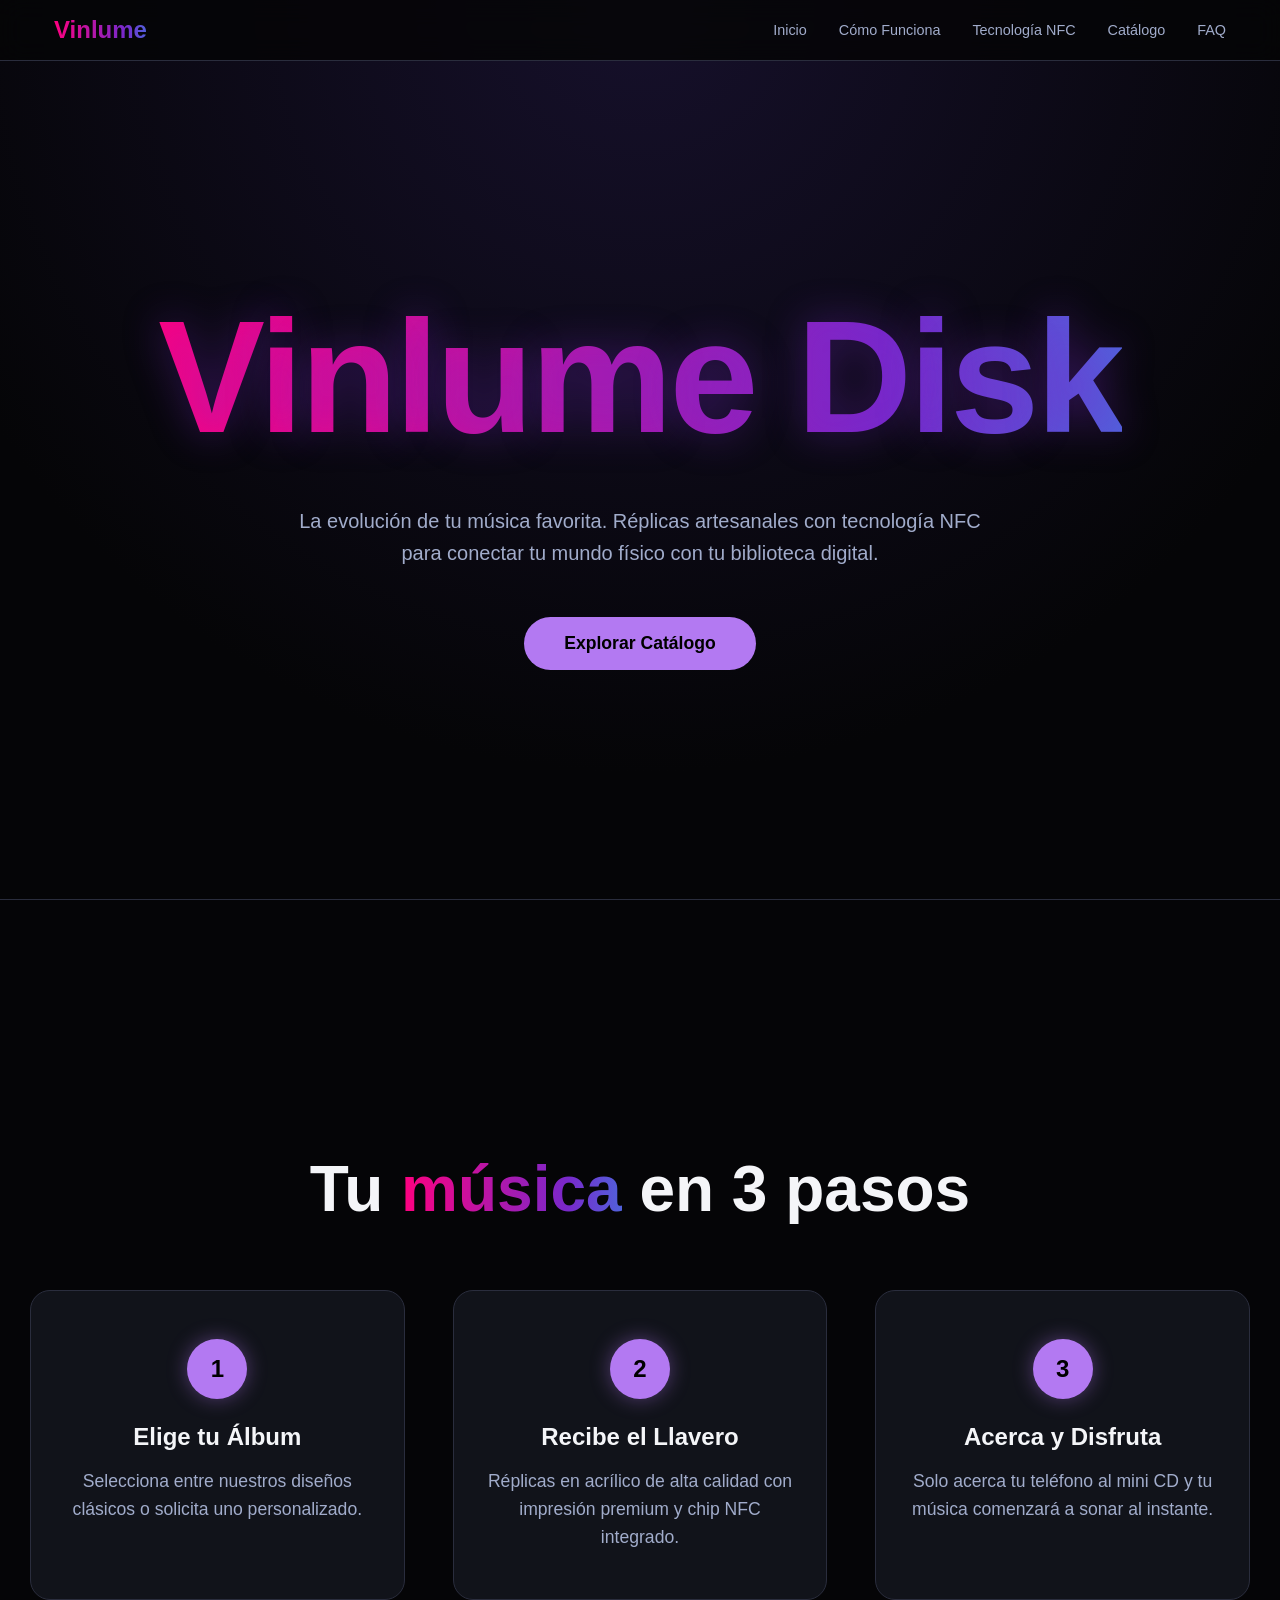
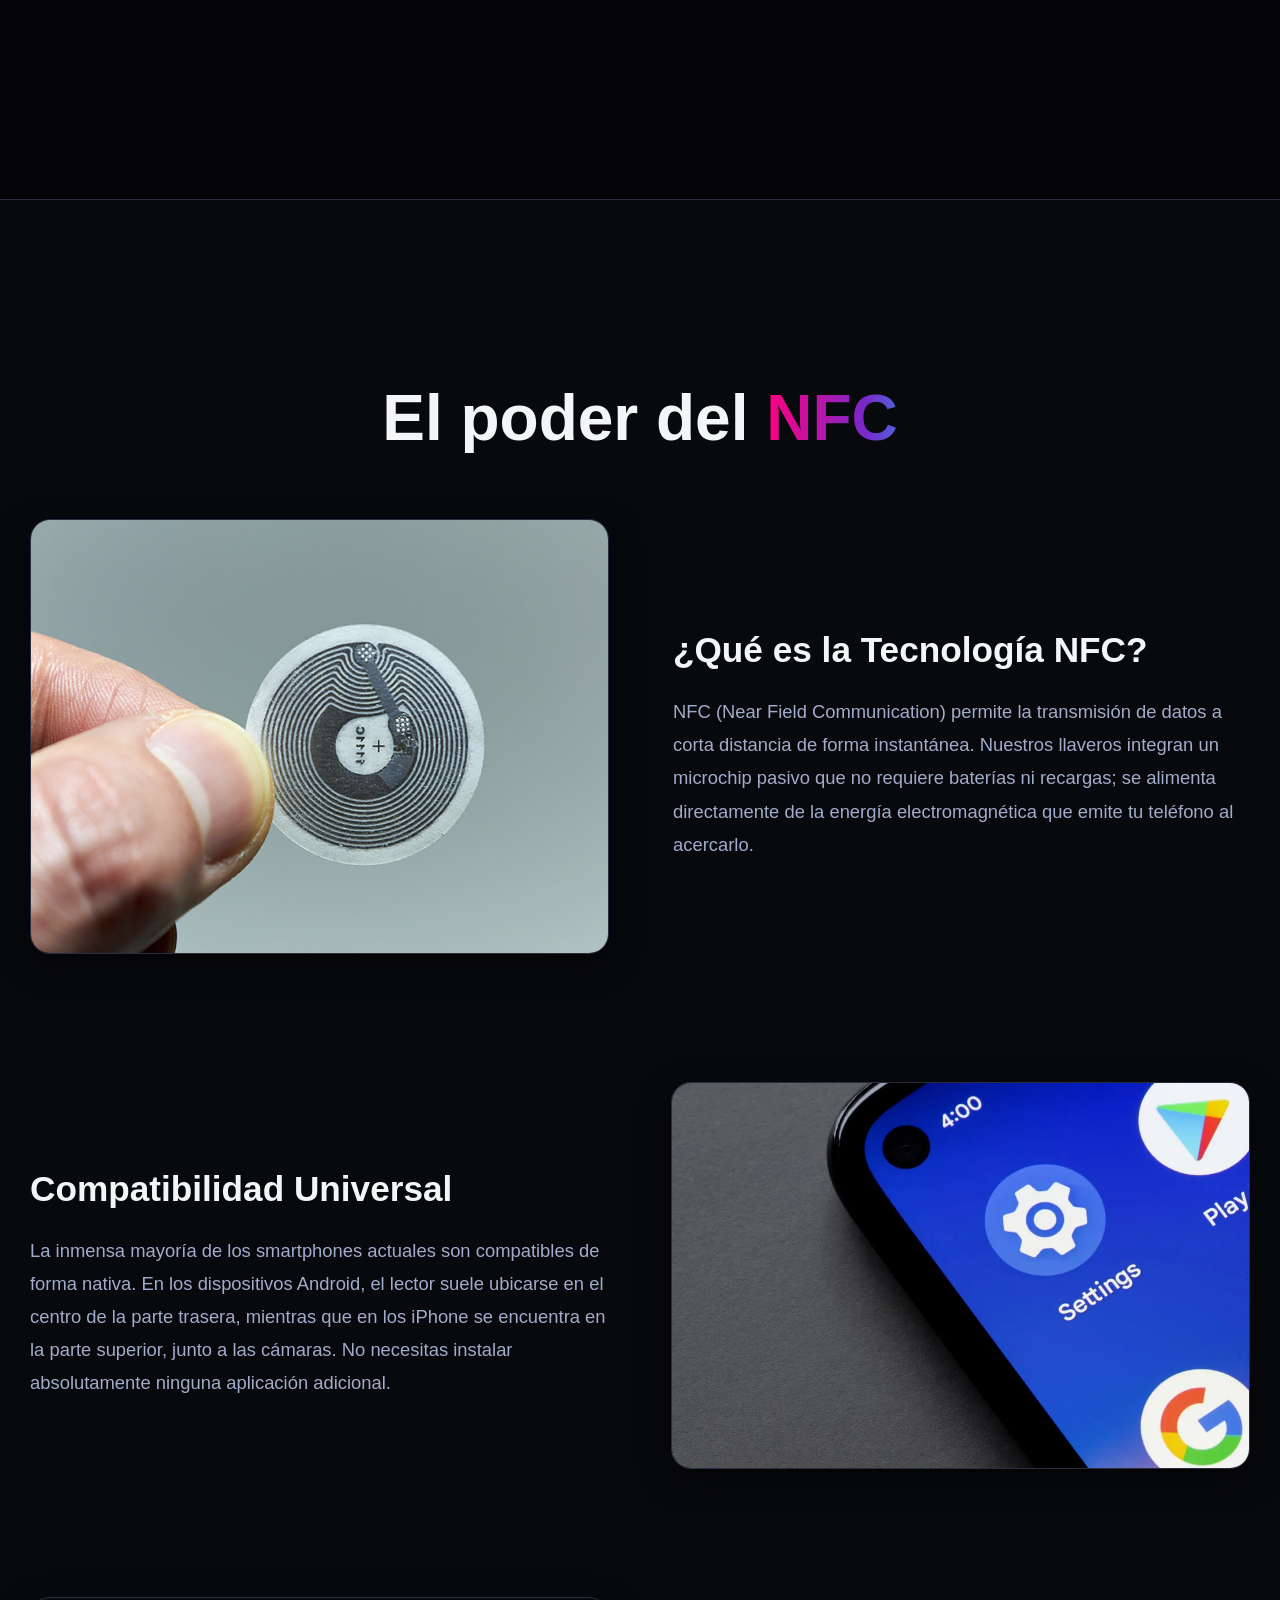
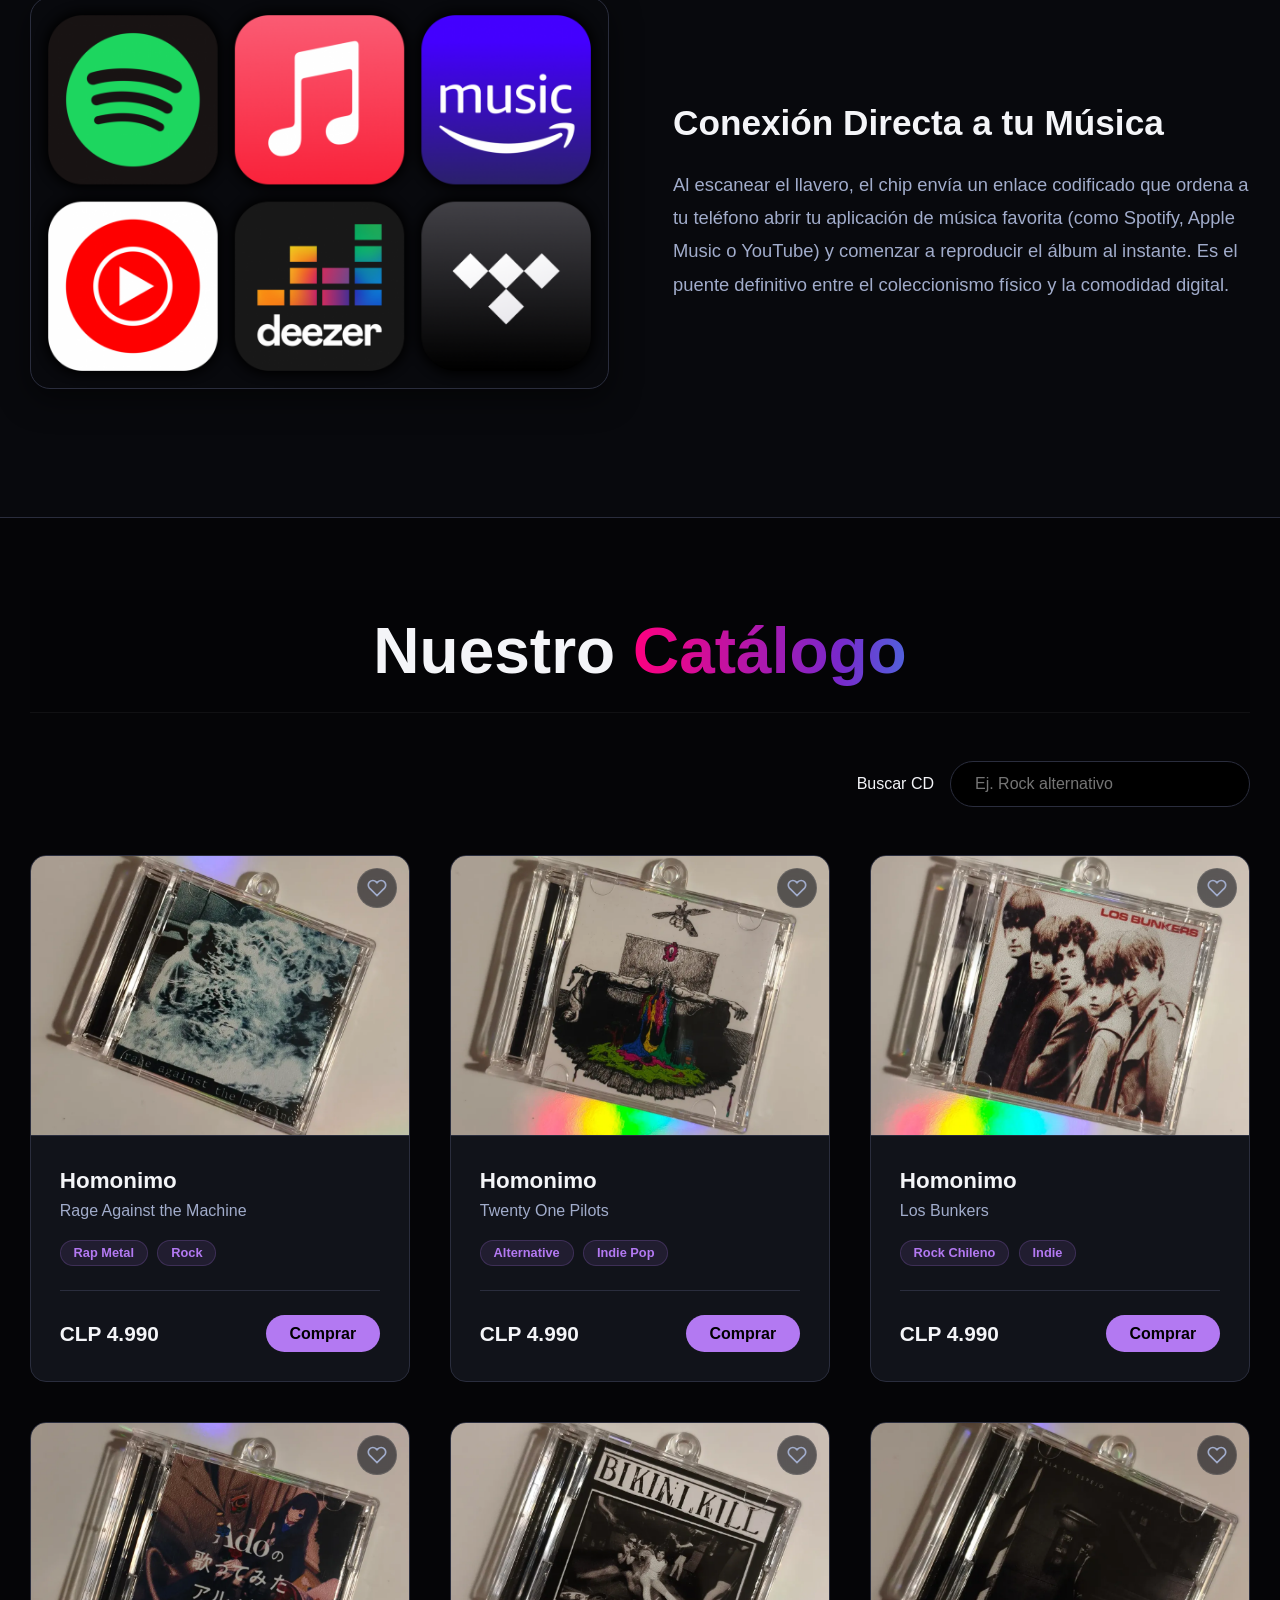
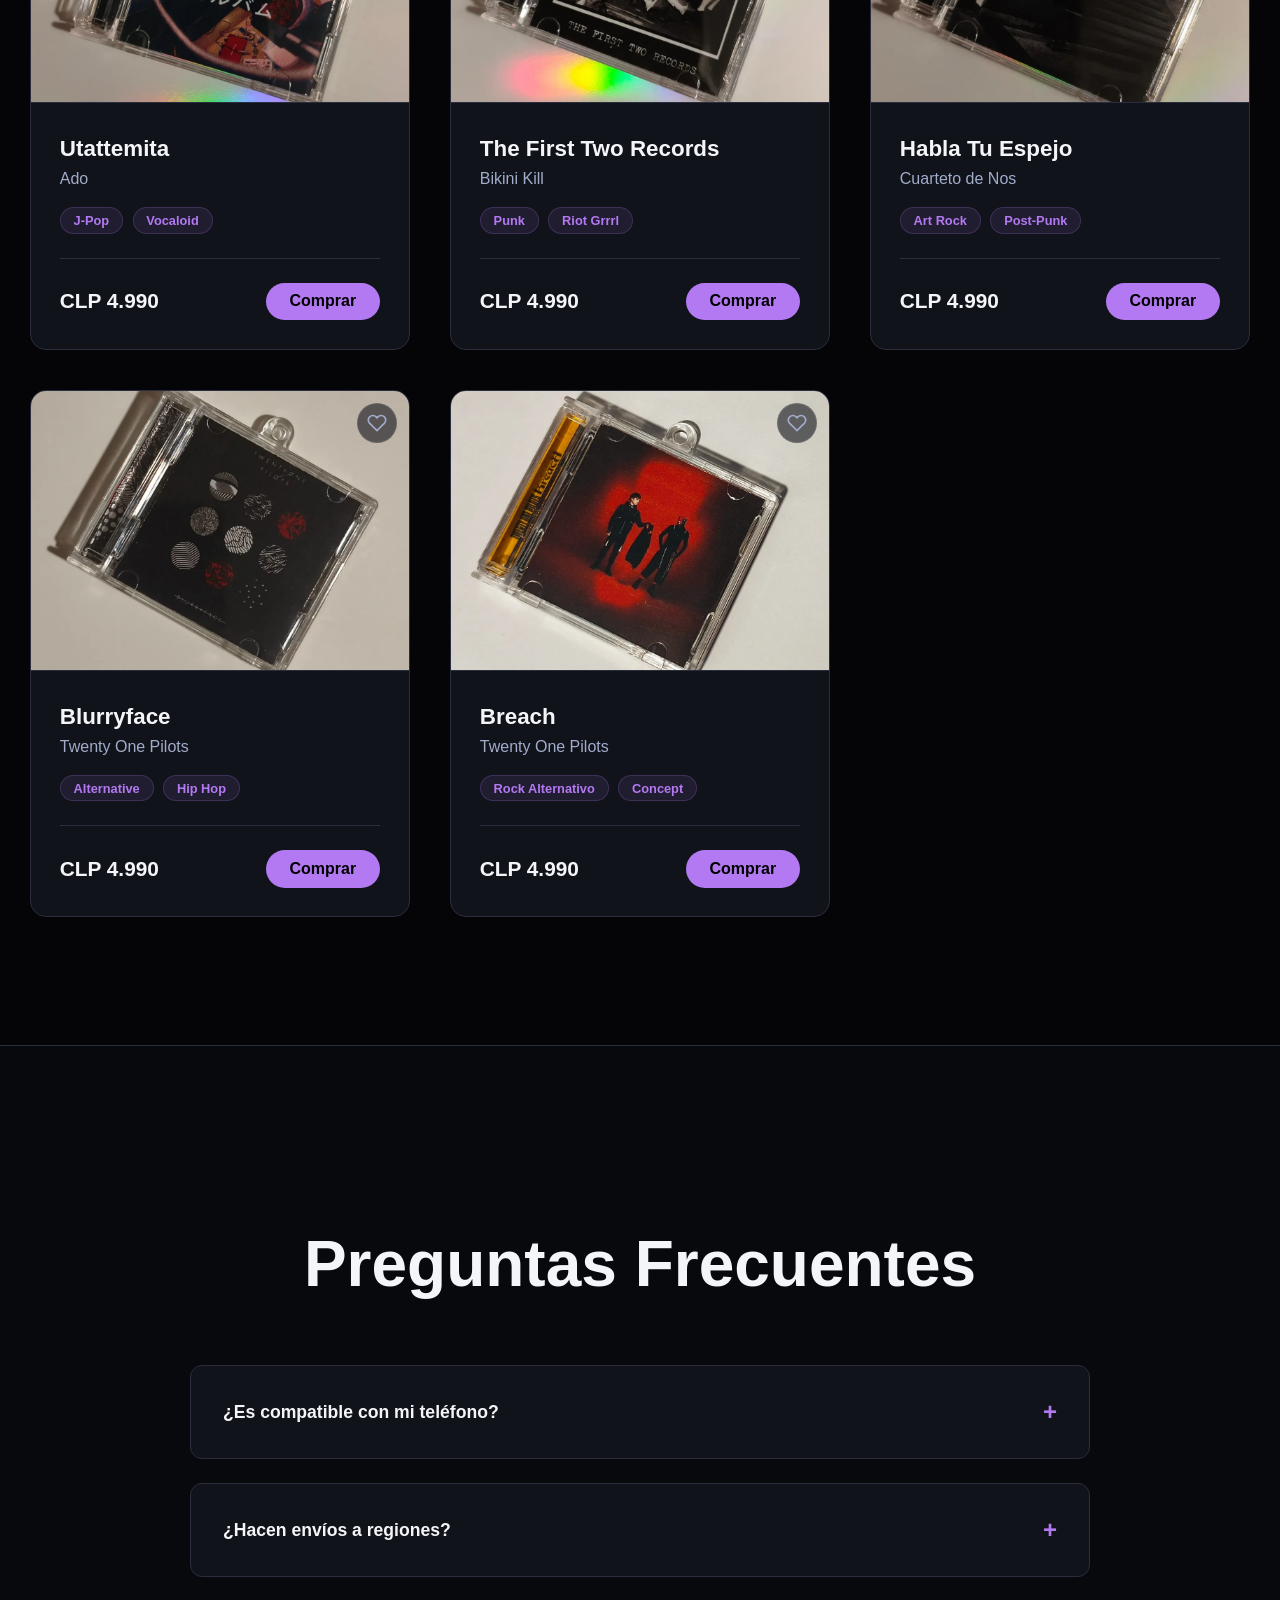
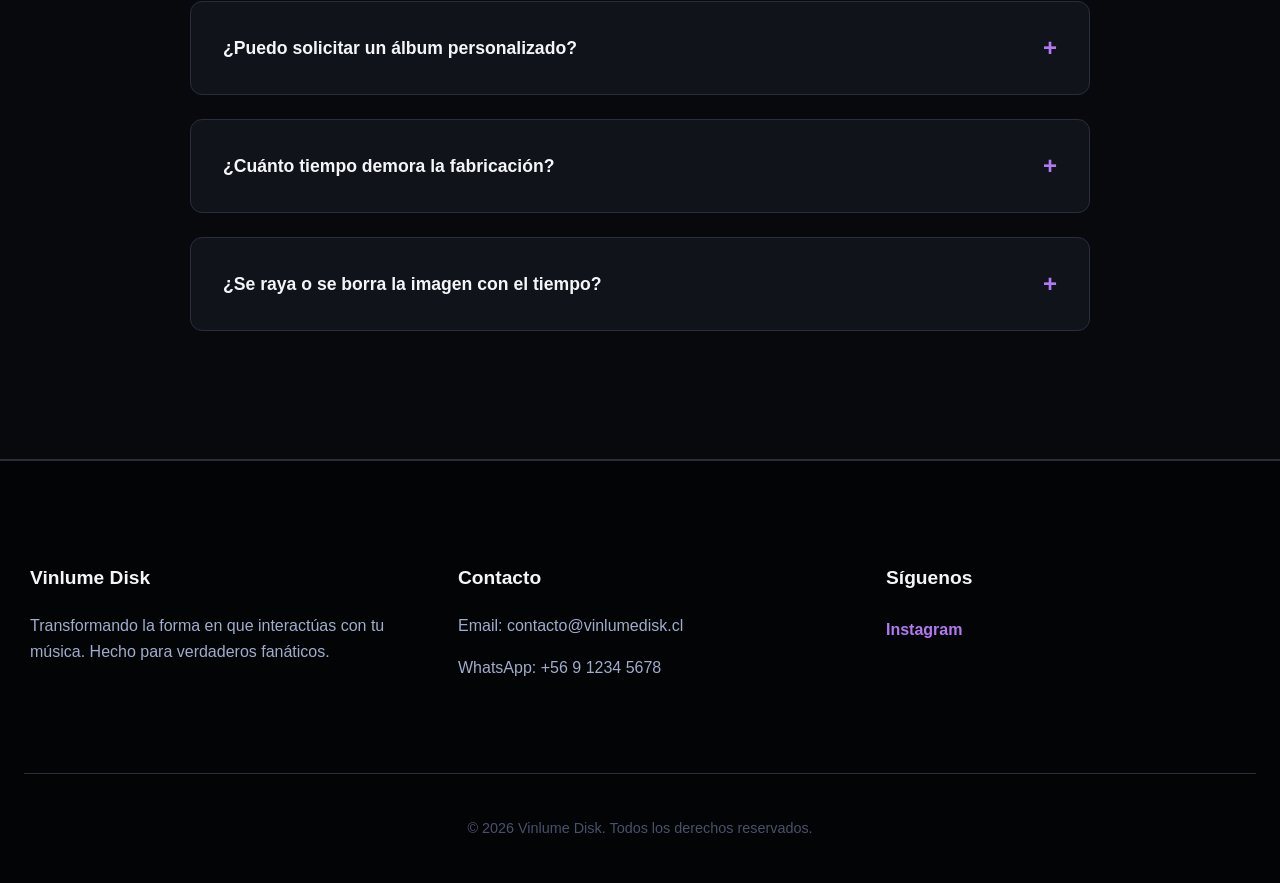
<file: apps/landing-page/index.html>
﻿<!DOCTYPE html>
<html lang="es">
<head>
  <meta charset="UTF-8" />
  <meta name="viewport" content="width=device-width, initial-scale=1.0" />
  <title>Vinlume Disk - Catálogo de CDs</title>
  <link rel="icon" href="logos/LOGO VND NEGRO.jpg" type="image/jpeg">
  <link rel="stylesheet" href="../landing-page/css/style.css" />
</head>
<body>
  <a href="../landing-page/css/style.css" class="secret-portal" aria-label="Acceder a la experiencia inmersiva"></a>

  <nav class="navbar">
    <div class="nav-container">
      <a href="#" class="nav-logo holo-text">Vinlume</a>
      <ul class="nav-links">
        <li><a href="#inicio">Inicio</a></li>
        <li><a href="#proceso">Cómo Funciona</a></li>
        <li><a href="#tecnologia">Tecnología NFC</a></li>
        <li><a href="#catalogo">Catálogo</a></li>
        <li><a href="#faq">FAQ</a></li>
      </ul>
    </div>
  </nav>

  <!-- hero (inicio de la pagina)-->

  <header class="hero" id="inicio">
    <div class="hero-inner">
      <h1 class="holo-text mega-title">Vinlume Disk</h1>
      <p>La evolución de tu música favorita. Réplicas artesanales con tecnología NFC para conectar tu mundo físico con tu biblioteca digital.</p>
      <a href="#catalogo" class="btn">Explorar Catálogo</a>
    </div>
  </header>

  <main>
    <section class="proceso-section" id="proceso">
      <div class="section-content">
        <h2 class="section-title">Tu <span class="holo-text">música</span> en 3 pasos</h2>
        <div class="proceso-grid">
          <div class="proceso-step">
            <div class="step-number">1</div>
            <h3>Elige tu Álbum</h3>
            <p>Selecciona entre nuestros diseños clásicos o solicita uno personalizado.</p>
          </div>
          <div class="proceso-step">
            <div class="step-number">2</div>
            <h3>Recibe el Llavero</h3>
            <p>Réplicas en acrílico de alta calidad con impresión premium y chip NFC integrado.</p>
          </div>
          <div class="proceso-step">
            <div class="step-number">3</div>
            <h3>Acerca y Disfruta</h3>
            <p>Solo acerca tu teléfono al mini CD y tu música comenzará a sonar al instante.</p>
          </div>
        </div>
      </div>
    </section>

    <section class="nfc-showcase" id="tecnologia">
      <div class="section-content">
        <h2 class="section-title">El poder del <span class="holo-text">NFC</span></h2>
        
        <div class="showcase-row">
          <div class="showcase-img">
            <img src="images/NFC/NFCchip.jpg" alt="Microchip NFC integrado" />
          </div>
          <div class="showcase-text">
            <h3>¿Qué es la Tecnología NFC?</h3>
            <p>NFC (Near Field Communication) permite la transmisión de datos a corta distancia de forma instantánea. Nuestros llaveros integran un microchip pasivo que no requiere baterías ni recargas; se alimenta directamente de la energía electromagnética que emite tu teléfono al acercarlo.</p>
          </div>
        </div>

        <div class="showcase-row reverse">
          <div class="showcase-img">
            <img src="images/NFC/Celular.webp" alt="Compatibilidad con Smartphone" />
          </div>
          <div class="showcase-text">
            <h3>Compatibilidad Universal</h3>
            <p>La inmensa mayoría de los smartphones actuales son compatibles de forma nativa. En los dispositivos Android, el lector suele ubicarse en el centro de la parte trasera, mientras que en los iPhone se encuentra en la parte superior, junto a las cámaras. No necesitas instalar absolutamente ninguna aplicación adicional.</p>
          </div>
        </div>

        <div class="showcase-row">
          <div class="showcase-img">
            <img src="images/NFC/plataformasMS.png" alt="Conexión Directa a Música" />
          </div>
          <div class="showcase-text">
            <h3>Conexión Directa a tu Música</h3>
            <p>Al escanear el llavero, el chip envía un enlace codificado que ordena a tu teléfono abrir tu aplicación de música favorita (como Spotify, Apple Music o YouTube) y comenzar a reproducir el álbum al instante. Es el puente definitivo entre el coleccionismo físico y la comodidad digital.</p>
          </div>
        </div>
      </div>
    </section>


    <!-- seccion de catalogo -->
     
    <section class="catalogo" id="catalogo">
      <div class="section-content">
        <h2 class="section-title sticky-title">Nuestro <span class="holo-text">Catálogo</span></h2>
        
        <div class="filtros" aria-label="filtros de catálogo">
          <label for="buscar">Buscar CD</label>
          <input id="buscar" type="search" placeholder="Ej. Rock alternativo" />
        </div>

        <div class="grid" role="list">
          <article class="card holo-card" role="listitem">
            <div class="card-image">
              <img src="images/rage again the machine/homonimo/rageA.webp" alt="Rage Against the Machine" />
              <button class="fav-btn" aria-label="Añadir a favoritos">
                <svg viewBox="0 0 24 24" fill="none" stroke="currentColor" stroke-width="2"><path d="M20.84 4.61a5.5 5.5 0 0 0-7.78 0L12 5.67l-1.06-1.06a5.5 5.5 0 0 0-7.78 7.78l1.06 1.06L12 21.23l7.78-7.78 1.06-1.06a5.5 5.5 0 0 0 0-7.78z"></path></svg>
              </button>
            </div>
            <div class="card-body">
              <h2>Homonimo</h2>
              <p class="artista">Rage Against the Machine</p>
              <div class="tags"><span class="tag">Rap Metal</span><span class="tag">Rock</span></div>
              <div class="card-footer">
                <p class="precio">CLP 4.990</p>
                <button class="btn buy-btn">Comprar</button>
              </div>
            </div>
          </article>

          <article class="card holo-card" role="listitem">
            <div class="card-image">
              <img src="images/top/homonimo/top1.webp" alt="Twenty One Pilots" />
              <button class="fav-btn" aria-label="Añadir a favoritos">
                <svg viewBox="0 0 24 24" fill="none" stroke="currentColor" stroke-width="2"><path d="M20.84 4.61a5.5 5.5 0 0 0-7.78 0L12 5.67l-1.06-1.06a5.5 5.5 0 0 0-7.78 7.78l1.06 1.06L12 21.23l7.78-7.78 1.06-1.06a5.5 5.5 0 0 0 0-7.78z"></path></svg>
              </button>
            </div>
            <div class="card-body">
              <h2>Homonimo</h2>
              <p class="artista">Twenty One Pilots</p>
              <div class="tags"><span class="tag">Alternative</span><span class="tag">Indie Pop</span></div>
              <div class="card-footer">
                <p class="precio">CLP 4.990</p>
                <button class="btn buy-btn">Comprar</button>
              </div>
            </div>
          </article>

          <article class="card holo-card" role="listitem">
            <div class="card-image">
              <img src="images/los bunkers/homonimo/BK1.jpg" alt="Los Bunkers" />
              <button class="fav-btn" aria-label="Añadir a favoritos">
                <svg viewBox="0 0 24 24" fill="none" stroke="currentColor" stroke-width="2"><path d="M20.84 4.61a5.5 5.5 0 0 0-7.78 0L12 5.67l-1.06-1.06a5.5 5.5 0 0 0-7.78 7.78l1.06 1.06L12 21.23l7.78-7.78 1.06-1.06a5.5 5.5 0 0 0 0-7.78z"></path></svg>
              </button>
            </div>
            <div class="card-body">
              <h2>Homonimo</h2>
              <p class="artista">Los Bunkers</p>
              <div class="tags"><span class="tag">Rock Chileno</span><span class="tag">Indie</span></div>
              <div class="card-footer">
                <p class="precio">CLP 4.990</p>
                <button class="btn buy-btn">Comprar</button>
              </div>
            </div>
          </article>

          <article class="card holo-card" role="listitem">
            <div class="card-image">
              <img src="images/Ado/utattemita/ado1.jpg" alt="Ado - Utattemita" />
              <button class="fav-btn" aria-label="Añadir a favoritos">
                <svg viewBox="0 0 24 24" fill="none" stroke="currentColor" stroke-width="2"><path d="M20.84 4.61a5.5 5.5 0 0 0-7.78 0L12 5.67l-1.06-1.06a5.5 5.5 0 0 0-7.78 7.78l1.06 1.06L12 21.23l7.78-7.78 1.06-1.06a5.5 5.5 0 0 0 0-7.78z"></path></svg>
              </button>
            </div>
            <div class="card-body">
              <h2>Utattemita</h2>
              <p class="artista">Ado</p>
              <div class="tags"><span class="tag">J-Pop</span><span class="tag">Vocaloid</span></div>
              <div class="card-footer">
                <p class="precio">CLP 4.990</p>
                <button class="btn buy-btn">Comprar</button>
              </div>
            </div>
          </article>

          <article class="card holo-card" role="listitem">
            <div class="card-image">
              <img src="images/bikini kill/The First two records/The First1.webp" alt="Bikini Kill" />
              <button class="fav-btn" aria-label="Añadir a favoritos">
                <svg viewBox="0 0 24 24" fill="none" stroke="currentColor" stroke-width="2"><path d="M20.84 4.61a5.5 5.5 0 0 0-7.78 0L12 5.67l-1.06-1.06a5.5 5.5 0 0 0-7.78 7.78l1.06 1.06L12 21.23l7.78-7.78 1.06-1.06a5.5 5.5 0 0 0 0-7.78z"></path></svg>
              </button>
            </div>
            <div class="card-body">
              <h2>The First Two Records</h2>
              <p class="artista">Bikini Kill</p>
              <div class="tags"><span class="tag">Punk</span><span class="tag">Riot Grrrl</span></div>
              <div class="card-footer">
                <p class="precio">CLP 4.990</p>
                <button class="btn buy-btn">Comprar</button>
              </div>
            </div>
          </article>

          <article class="card holo-card" role="listitem">
            <div class="card-image">
              <img src="images/cuarteto de nos/habla tu espejo/1.jpg" alt="Cuarteto de Nos" />
              <button class="fav-btn" aria-label="Añadir a favoritos">
                <svg viewBox="0 0 24 24" fill="none" stroke="currentColor" stroke-width="2"><path d="M20.84 4.61a5.5 5.5 0 0 0-7.78 0L12 5.67l-1.06-1.06a5.5 5.5 0 0 0-7.78 7.78l1.06 1.06L12 21.23l7.78-7.78 1.06-1.06a5.5 5.5 0 0 0 0-7.78z"></path></svg>
              </button>
            </div>
            <div class="card-body">
              <h2>Habla Tu Espejo</h2>
              <p class="artista">Cuarteto de Nos</p>
              <div class="tags"><span class="tag">Art Rock</span><span class="tag">Post-Punk</span></div>
              <div class="card-footer">
                <p class="precio">CLP 4.990</p>
                <button class="btn buy-btn">Comprar</button>
              </div>
            </div>
          </article>

          <article class="card holo-card" role="listitem">
            <div class="card-image">
              <img src="images/top/blurryface/blurry1.jpg" alt="Twenty One Pilots - Blurryface" />
              <button class="fav-btn" aria-label="Añadir a favoritos">
                <svg viewBox="0 0 24 24" fill="none" stroke="currentColor" stroke-width="2"><path d="M20.84 4.61a5.5 5.5 0 0 0-7.78 0L12 5.67l-1.06-1.06a5.5 5.5 0 0 0-7.78 7.78l1.06 1.06L12 21.23l7.78-7.78 1.06-1.06a5.5 5.5 0 0 0 0-7.78z"></path></svg>
              </button>
            </div>
            <div class="card-body">
              <h2>Blurryface</h2>
              <p class="artista">Twenty One Pilots</p>
              <div class="tags"><span class="tag">Alternative</span><span class="tag">Hip Hop</span></div>
              <div class="card-footer">
                <p class="precio">CLP 4.990</p>
                <button class="btn buy-btn">Comprar</button>
              </div>
            </div>
          </article>

          <article class="card holo-card" role="listitem">
            <div class="card-image">
              <img src="images/top/breach/breach1.jpg" alt="Twenty One Pilots - Breach" />
              <button class="fav-btn" aria-label="Añadir a favoritos">
                <svg viewBox="0 0 24 24" fill="none" stroke="currentColor" stroke-width="2"><path d="M20.84 4.61a5.5 5.5 0 0 0-7.78 0L12 5.67l-1.06-1.06a5.5 5.5 0 0 0-7.78 7.78l1.06 1.06L12 21.23l7.78-7.78 1.06-1.06a5.5 5.5 0 0 0 0-7.78z"></path></svg>
              </button>
            </div>
            <div class="card-body">
              <h2>Breach</h2>
              <p class="artista">Twenty One Pilots</p>
              <div class="tags"><span class="tag">Rock Alternativo</span><span class="tag">Concept</span></div>
              <div class="card-footer">
                <p class="precio">CLP 4.990</p>
                <button class="btn buy-btn">Comprar</button>
              </div>
            </div>
          </article>
        </div>
      </div>
    </section>

    <section class="faq-section" id="faq">
      <div class="section-content">
        <h2 class="section-title">Preguntas Frecuentes</h2>
        <div class="faq-container">
          <details class="faq-item">
            <summary>¿Es compatible con mi teléfono?</summary>
            <p>Sí, la mayoría de los smartphones modernos (iPhone 7 en adelante y casi todos los Android con NFC) son compatibles sin necesidad de apps adicionales.</p>
          </details>
          <details class="faq-item">
            <summary>¿Hacen envíos a regiones?</summary>
            <p>Realizamos envíos a todo Chile a través de Starken o Chilexpress, con seguimiento en tiempo real.</p>
          </details>
          <details class="faq-item">
            <summary>¿Puedo solicitar un álbum personalizado?</summary>
            <p>¡Absolutamente! Si tu álbum, playlist o artista favorito no está en nuestro catálogo, escríbenos por Instagram o WhatsApp y fabricaremos uno exclusivo para ti.</p>
          </details>
          <details class="faq-item">
            <summary>¿Cuánto tiempo demora la fabricación?</summary>
            <p>Los pedidos personalizados toman entre 3 a 5 días hábiles de producción antes de ser despachados.</p>
          </details>
          <details class="faq-item">
            <summary>¿Se raya o se borra la imagen con el tiempo?</summary>
            <p>No, la impresión está encapsulada dentro del acrílico de alta durabilidad, por lo que la imagen está protegida de rayones y del desgaste por el uso diario.</p>
          </details>
        </div>
      </div>
    </section>
  </main>

  <footer class="site-footer">
    <div class="footer-content">
      <div class="footer-section">
        <h4>Vinlume Disk</h4>
        <p>Transformando la forma en que interactúas con tu música. Hecho para verdaderos fanáticos.</p>
      </div>
      <div class="footer-section">
        <h4>Contacto</h4>
        <p>Email: contacto@vinlumedisk.cl</p>
        <p>WhatsApp: +56 9 1234 5678</p>
      </div>
      <div class="footer-section">
        <h4>Síguenos</h4>
        <div class="social-links">
          <a href="https://www.instagram.com/vinlume_disk/" target="_blank" rel="noopener noreferrer" class="social-link">Instagram</a>
        </div>
      </div>
    </div>
    <div class="footer-bottom">
      <p>&copy; 2026 Vinlume Disk. Todos los derechos reservados.</p>
    </div>
  </footer>

<!-- pequeño codigo para favoritos -->
  <script>
    document.addEventListener('DOMContentLoaded', () => {
      document.querySelectorAll('.fav-btn').forEach(btn => {
        btn.addEventListener('click', (e) => {
          e.preventDefault();
          btn.classList.toggle('active');
        });
      });
    });
  </script>
</body>
</html>
</file>
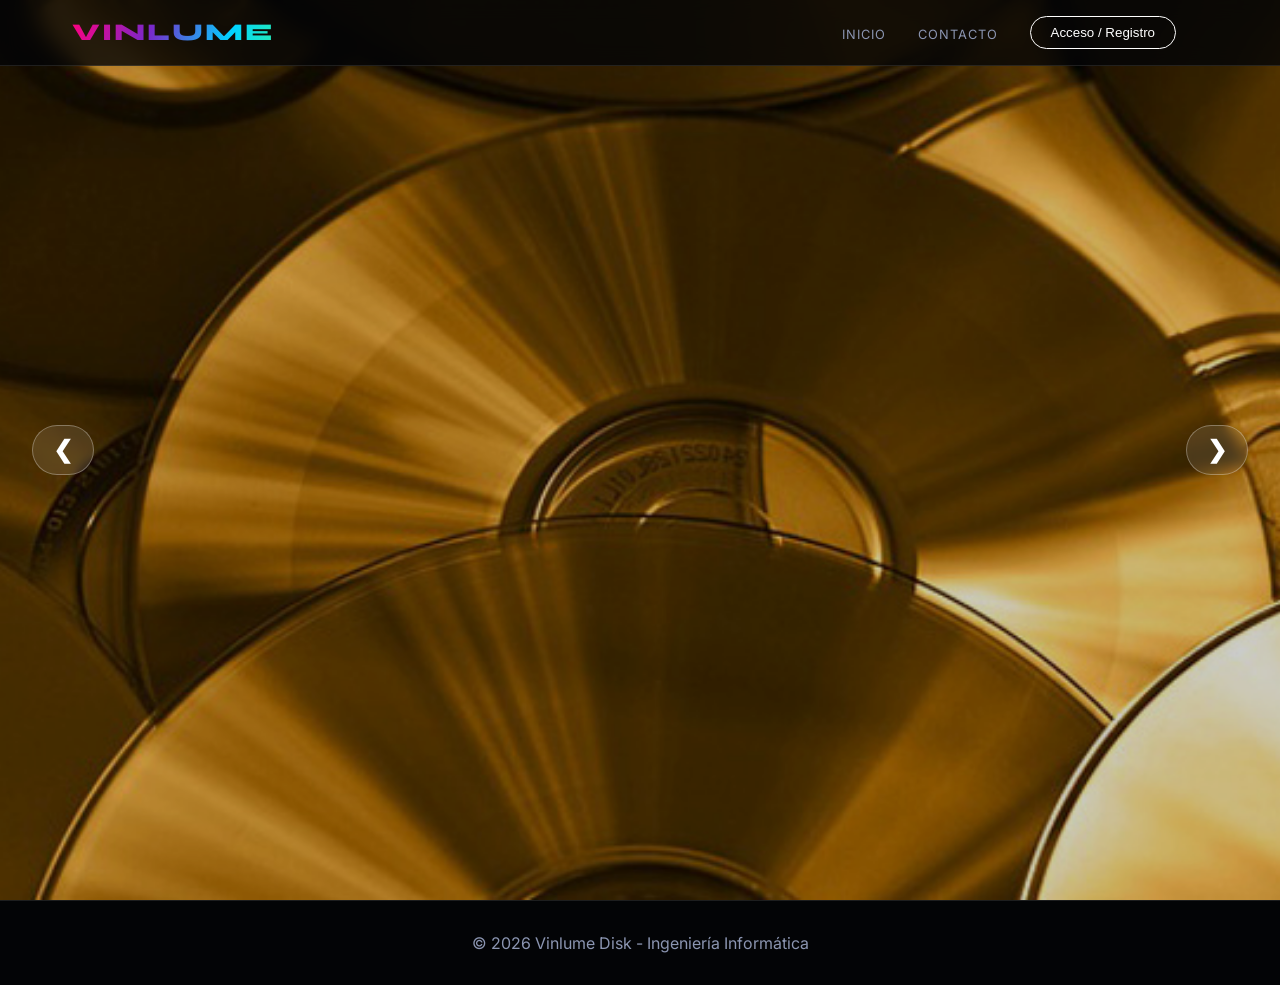
<file: apps/login/index.html>
<!DOCTYPE html>
<html lang="es">
<head>
    <meta charset="UTF-8">
    <meta name="viewport" content="width=device-width, initial-scale=1.0">
    <title>Vinlume - Acceso Seguro</title>
    <link href="https://fonts.googleapis.com/css2?family=Inter:wght@400;700&family=Syne:wght@800&display=swap" rel="stylesheet">
    <link rel="stylesheet" href="css/style.css">
</head>
<body>
    <header class="navbar">
        <nav class="nav-container">
            <a href="#" class="nav-logo ultra-holo">VINLUME</a>
            <ul class="nav-links">
                <li><a href="#" id="nav-inicio">Inicio</a></li>
                <li><a href="#" id="nav-contacto">Contacto</a></li>
                
                <li><button id="btn-login-menu" class="outline-btn">Acceso / Registro</button></li>
                <li><button id="btn-logout" class="outline-btn btn-peligro" style="display: none;">Cerrar Sesión</button></li>
            </ul>
        </nav>
    </header>

    <main>
        <section id="vista-carrusel" class="vista-activa">
            <div class="carrusel-container">
                <div class="titulo-carrusel">
                    <h2 class="ultra-holo"></h2>
                </div>
                
                <div class="carrusel-img-box">
                    <img id="img-carrusel" src="../login/imagenes/imagen1.jpg" alt="Producto Vinlume">
                </div>
                
                <div class="controles">
                    <button id="btn-ant" class="btn">❮</button>
                    <button id="btn-sig" class="btn">❯</button>
                </div>
            </div>
        </section>

        <section id="vista-auth" class="section-padding vista-oculta">
            <div class="glass-panel form-box">
                <div id="caja-login">
                    <h2 class="ultra-holo">Iniciar Sesión</h2>
                    
                    <div id="feedback-login" class="mensaje-feedback"></div>
                    
                    <form id="form-login">
                        <div class="input-group">
                            <label for="log-correo">Correo</label>
                            <input type="email" id="log-correo" required>
                        </div>
                        <div class="input-group">
                            <label for="log-pass">Contraseña</label>
                            <input type="password" id="log-pass" required>
                        </div>
                        <button type="submit" class="btn btn-full">Entrar</button>
                    </form>
                    <p class="switch-text">¿No tienes cuenta? <a href="#" id="ir-registro">Regístrate</a></p>
                </div>

                <div id="caja-registro" style="display: none;">
                    <h2 class="ultra-holo">Crear Cuenta</h2>
                    
                    <div id="feedback-registro" class="mensaje-feedback"></div>

                    <form id="form-registro">
                        <div class="input-group">
                            <label for="reg-nombre">Nombre</label>
                            <input type="text" id="reg-nombre" required>
                        </div>
                        <div class="input-group">
                            <label for="reg-correo">Correo</label>
                            <input type="email" id="reg-correo" required>
                        </div>
                        <div class="input-group">
                            <label for="reg-pass">Contraseña</label>
                            <input type="password" id="reg-pass" required>
                        </div>
                        <button type="submit" class="btn btn-full">Registrarse</button>
                    </form>
                    <p class="switch-text">¿Ya tienes cuenta? <a href="#" id="ir-login">Inicia Sesión</a></p>
                </div>
            </div>
        </section>

        <section id="vista-contacto" class="section-padding vista-oculta">
            <div class="glass-panel form-box">
                <h2 class="ultra-holo">Contacto</h2>
                <div id="feedback-contacto" class="mensaje-feedback"></div>
                <form id="form-contacto">
                    <div class="input-group">
                        <label for="cont-nombre">Nombre</label>
                        <input type="text" id="cont-nombre" required>
                    </div>
                    <div class="input-group">
                        <label for="cont-correo">Correo</label> 
                        <input type="email" id="cont-correo" required>
                    </div>
                    <div class="input-group">
                        <label for="cont-mensaje">Mensaje</label>
                        <textarea id="cont-mensaje" rows="4" required></textarea>
                    </div>
                    <button type="submit" class="btn btn-full">Enviar</button>
                </form>
            </div>
        </section>
    </main>

    <footer class="site-footer">
        <p>&copy; 2026 Vinlume Disk - Ingeniería Informática</p>
    </footer>

    <script src="js/validacion.js"></script>
    <script src="js/auth.js"></script>
    <script src="js/app.js"></script>
</body>
</html>
</file>
<file: style.css>
﻿
:root {
  --bg-color: #050507;
  --panel-bg: #11131a;
  --contrast: #f4f5f8;
  --accent: #b379f2; 
  --muted: #a1accb; 
  --border-color: #2a2d3d;
}

* { box-sizing: border-box; }
html { scroll-behavior: smooth; }
body {
  margin: 0;
  font-family: "Inter", "Segoe UI", sans-serif;
  background: var(--bg-color);
  color: var(--contrast);
  min-height: 100vh;
}

@keyframes holo-gradient {
  0% { background-position: 0% 50%; }
  50% { background-position: 100% 50%; }
  100% { background-position: 0% 50%; }
}

.navbar {
  position: fixed;
  top: 0;
  width: 100%;
  background: rgba(5, 5, 7, 0.85);
  backdrop-filter: blur(12px);
  -webkit-backdrop-filter: blur(12px);
  z-index: 1000;
  border-bottom: 1px solid var(--border-color);
  padding: 1rem 0;
}

.nav-container {
  max-width: 1220px;
  margin: 0 auto;
  display: flex;
  justify-content: space-between;
  align-items: center;
  padding: 0 1.5rem;
}

.nav-logo { font-size: 1.5rem; font-weight: 800; text-decoration: none; }
.nav-links { list-style: none; display: flex; gap: 2rem; margin: 0; padding: 0; }
.nav-links a { color: var(--muted); text-decoration: none; font-size: 0.9rem; font-weight: 500; transition: color 0.3s; }
.nav-links a:hover { color: var(--accent); }

/* --- DIVISIONES DE SECCIONES (SCROLL INFINITO & ENCUADRE) --- */
/* CORRECCIÓN: Solo afecta a los section hijos directos de main */
main > section {
  min-height: 100vh;
  display: flex;
  flex-direction: column;
  justify-content: center; /* Centrado vertical general */
  padding: 8rem 1.5rem;
  border-bottom: 1px solid var(--border-color);
}

/* Alternancia de fondos para distinguir secciones */
.proceso-section { background: var(--bg-color); }
.nfc-showcase { background: #08090d; }
.faq-section { background: #08090d; min-height: 80vh; }

.catalogo { 
  background: var(--bg-color); 
  justify-content: flex-start; /* Alinea al inicio, no al centro */
  padding-top: 6rem; /* Deja un espacio natural sin huecos excesivos */
}

.section-content {
  max-width: 1220px;
  margin: 0 auto;
  width: 100%;
}

/* Título de cada sección */
.section-title { 
  text-align: center; 
  font-size: clamp(2.5rem, 5vw, 4rem); 
  margin-bottom: 4rem; 
  font-weight: 800;
  color: var(--contrast);
}

/* --- TÍTULO CLAVADO --- */
.sticky-title {
  position: sticky;
  top: 65px; /* Se queda pegado justo debajo de la barra de navegación */
  z-index: 50; /* Por encima de las tarjetas de CDs */
  background: rgba(5, 5, 7, 0.95);
  backdrop-filter: blur(8px);
  -webkit-backdrop-filter: blur(8px);
  padding: 1.5rem 0;
  margin-bottom: 3rem;
  margin-top: -1.5rem;
  border-bottom: 1px solid rgba(255, 255, 255, 0.05);
}

/* --- HERO SECTION --- */
.hero { 
  min-height: 100vh; 
  display: flex;
  align-items: center;
  justify-content: center;
  text-align: center; 
  border-bottom: 1px solid var(--border-color); 
  background: radial-gradient(circle at top center, #16102b 0%, var(--bg-color) 70%); 
  padding-top: 60px; /* Compensa el navbar fijo */
}
.hero-inner { padding: 2rem 1rem; }

.mega-title { 
  margin: 0; 
  font-size: clamp(5rem, 15vw, 10rem); 
  letter-spacing: -0.02em; 
  line-height: 1.1;
  margin-bottom: 1rem;
}

.holo-text {
  background: linear-gradient(90deg, #ff007f, #7928ca, #00d4ff, #42ff7b, #ff007f);
  background-size: 300% auto;
  color: transparent;
  -webkit-background-clip: text;
  background-clip: text;
  animation: holo-gradient 5s linear infinite;
  display: inline-block; 
}

h1.holo-text { text-shadow: 0 0 40px rgba(121, 40, 202, 0.4); }

.hero p { margin: 1.5rem auto 3rem; max-width: 700px; color: var(--muted); font-size: 1.25rem; line-height: 1.6; }

/* --- SECCIÓN PROCESO --- */
.proceso-grid { display: grid; grid-template-columns: repeat(auto-fit, minmax(300px, 1fr)); gap: 3rem; }
.proceso-step { text-align: center; padding: 3rem 2rem; background: var(--panel-bg); border-radius: 20px; border: 1px solid var(--border-color); transition: transform 0.3s ease; }
.proceso-step:hover { transform: translateY(-5px); border-color: var(--accent); }
.step-number { width: 60px; height: 60px; background: var(--accent); color: #000; border-radius: 50%; display: flex; align-items: center; justify-content: center; margin: 0 auto 1.5rem; font-weight: 800; font-size: 1.5rem; box-shadow: 0 0 20px rgba(179, 121, 242, 0.4); }
.proceso-step h3 { margin-bottom: 1rem; color: var(--contrast); font-size: 1.5rem; }
.proceso-step p { color: var(--muted); line-height: 1.6; margin: 0; font-size: 1.1rem; }

/* --- SECCIÓN NFC SHOWCASE (ZIG-ZAG) --- */
.showcase-row { display: flex; align-items: center; gap: 4rem; margin-bottom: 8rem; }
.showcase-row:last-child { margin-bottom: 0; }
.showcase-row.reverse { flex-direction: row-reverse; }

.showcase-img { flex: 1; border-radius: 20px; overflow: hidden; border: 1px solid var(--border-color); box-shadow: 0 10px 30px rgba(0,0,0,0.5); }
.showcase-img img { width: 100%; height: 100%; object-fit: cover; display: block; transition: transform 0.5s ease; }
.showcase-img:hover img { transform: scale(1.05); }

.showcase-text { flex: 1; }
.showcase-text h3 { font-size: 2.2rem; color: var(--contrast); margin-bottom: 1.5rem; line-height: 1.2; }
.showcase-text p { color: var(--muted); line-height: 1.8; font-size: 1.15rem; }

@media (max-width: 900px) {
  .showcase-row, 
  .showcase-row.reverse { flex-direction: column; gap: 3rem; text-align: center; margin-bottom: 5rem; }
}

/* --- CATÁLOGO UNIFICADO --- */
.filtros { display: flex; justify-content: flex-end; align-items: center; gap: 1rem; margin-bottom: 3rem; }
.filtros input { padding: 0.8rem 1.5rem; border-radius: 999px; border: 1px solid var(--border-color); background: #000; color: var(--contrast); width: 300px; transition: all 0.3s ease; font-size: 1rem; }
.filtros input:focus { outline: none; border-color: var(--accent); box-shadow: 0 0 15px rgba(157, 78, 221, 0.2); }

.grid { display: grid; gap: 2.5rem; grid-template-columns: repeat(auto-fit, minmax(280px, 1fr)); }

.holo-card { position: relative; border-radius: 16px; background: var(--panel-bg); z-index: 1; transition: transform 0.3s ease; }
.holo-card::before { content: ""; position: absolute; inset: -2px; border-radius: 18px; background: linear-gradient(90deg, #ff007f, #7928ca, #00d4ff, #42ff7b, #ffff00, #ff007f); background-size: 300% auto; z-index: -1; opacity: 0; transition: opacity 0.3s ease; animation: holo-gradient 4s linear infinite; }
.holo-card:hover { transform: translateY(-10px); }
.holo-card:hover::before { opacity: 1; }

.card { border: 1px solid var(--border-color); overflow: hidden; display: flex; flex-direction: column; background: var(--panel-bg); }
.card-image { position: relative; }
.card-image img { width: 100%; height: 280px; object-fit: cover; border-bottom: 1px solid var(--border-color); }

/* Botón de Favorito */
.fav-btn { position: absolute; top: 12px; right: 12px; background: rgba(17, 19, 26, 0.6); border: 1px solid rgba(255, 255, 255, 0.1); border-radius: 50%; width: 40px; height: 40px; display: flex; align-items: center; justify-content: center; cursor: pointer; color: var(--muted); backdrop-filter: blur(4px); -webkit-backdrop-filter: blur(4px); transition: all 0.3s ease; z-index: 2; }
.fav-btn:hover { transform: scale(1.1); color: var(--accent); border-color: var(--accent); }
.fav-btn svg { width: 20px; height: 20px; transition: fill 0.3s ease, color 0.3s ease; }
.fav-btn.active svg { fill: var(--accent); color: var(--accent); }

/* Cuerpo de la tarjeta */
.card-body { padding: 1.8rem; flex-grow: 1; display: flex; flex-direction: column; }
.card-body h2 { margin: 0; font-size: 1.4rem; }
.artista { margin: 0.5rem 0 1.2rem; color: var(--muted); font-size: 1rem; }

/* Etiquetas de Género */
.tags { display: flex; gap: 0.6rem; margin-bottom: 1.5rem; flex-wrap: wrap; }
.tag { font-size: 0.8rem; font-weight: 600; padding: 0.3rem 0.8rem; background: rgba(179, 121, 242, 0.1); color: var(--accent); border-radius: 999px; border: 1px solid rgba(179, 121, 242, 0.2); }

/* Footer de la tarjeta */
.card-footer { display: flex; justify-content: space-between; align-items: center; margin-top: auto; padding-top: 1.5rem; border-top: 1px solid var(--border-color); }
.precio { margin: 0; font-weight: 800; color: var(--contrast); font-size: 1.3rem; }

/* Botones */
.btn { display: inline-block; padding: 1rem 2.5rem; border-radius: 999px; background: var(--accent); color: #000; font-weight: 700; font-size: 1.1rem; text-decoration: none; transition: all 0.3s ease; border: none; cursor: pointer; }
.btn:hover { transform: scale(1.05); box-shadow: 0 0 20px rgba(179, 121, 242, 0.5); }
.buy-btn { padding: 0.6rem 1.5rem; font-size: 1rem; }

/* --- FAQ --- */
.faq-container { display: flex; flex-direction: column; gap: 1.5rem; max-width: 900px; margin: 0 auto; }
.faq-item { background: var(--panel-bg); border: 1px solid var(--border-color); border-radius: 12px; padding: 1.5rem; transition: border-color 0.3s; }
.faq-item:hover { border-color: var(--accent); }
.faq-item summary { cursor: pointer; font-weight: 600; color: var(--contrast); padding: 0.5rem; list-style: none; display: flex; justify-content: space-between; align-items: center; font-size: 1.1rem; }
.faq-item summary::after { content: "+"; color: var(--accent); font-size: 1.5rem; }
.faq-item[open] summary::after { content: "-"; }
.faq-item p { margin-top: 1.5rem; padding: 0 0.5rem; color: var(--muted); line-height: 1.7; font-size: 1.05rem; }

/* --- FOOTER --- */
.site-footer { background: #030406; border-top: 1px solid var(--border-color); padding: 5rem 1.5rem 2rem; }
.footer-content { max-width: 1220px; margin: 0 auto; display: flex; flex-wrap: wrap; justify-content: space-between; gap: 4rem; text-align: left; }
.footer-section { flex: 1; min-width: 250px; }
.footer-section h4 { margin-bottom: 1.5rem; color: var(--contrast); font-size: 1.2rem; }
.footer-section p { color: var(--muted); font-size: 1rem; margin-bottom: 0.8rem; line-height: 1.6; }
.social-link { color: var(--accent); text-decoration: none; font-weight: 600; transition: color 0.3s; display: inline-block; margin-top: 0.5rem; font-size: 1rem; }
.social-link:hover { color: var(--contrast); }
.footer-bottom { text-align: center; margin-top: 5rem; padding-top: 2rem; border-top: 1px solid var(--border-color); color: #4a506b; font-size: 0.9rem; }

/* --- EASTER EGG: PORTAL SECRETO --- */
.secret-portal {
  position: fixed;
  bottom: 0;
  right: 0;
  width: 60px;
  height: 60px;
  z-index: 9999;
  opacity: 0;
  cursor: pointer;
  transition: opacity 0.4s ease;
  border-top-left-radius: 100%;
}
.secret-portal:hover {
  background: radial-gradient(circle at bottom right, rgba(157, 78, 221, 0.4) 0%, transparent 70%);
  opacity: 1;
}
</file>
<file: Proyecto_Web/style.css>
﻿/* --- VARIABLES Y CONFIGURACIÓN BASE --- */
:root {
  --bg-color: #050507;
  --panel-bg: #11131a;
  --contrast: #f4f5f8;
  /* Ajuste AA: Púrpura con mayor luminosidad para legibilidad (Contraste 4.5:1) */
  --accent: #b379f2; 
  /* Ajuste AA: Gris más claro para que el texto secundario sea legible */
  --muted: #a1accb; 
  --border-color: #2a2d3d;
}

* { 
  box-sizing: border-box; 
}

html {
  scroll-behavior: smooth;
}

body {
  margin: 0;
  font-family: "Inter", "Segoe UI", sans-serif;
  background: var(--bg-color);
  color: var(--contrast);
  min-height: 100vh;
}

/* Animación Holográfica */
@keyframes holo-gradient {
  0% { background-position: 0% 50%; }
  50% { background-position: 100% 50%; }
  100% { background-position: 0% 50%; }
}

/* --- BARRA DE NAVEGACIÓN (STICKY) --- */
.navbar {
  position: sticky;
  top: 0;
  background: rgba(5, 5, 7, 0.85);
  backdrop-filter: blur(12px);
  -webkit-backdrop-filter: blur(12px);
  z-index: 1000;
  border-bottom: 1px solid var(--border-color);
  padding: 1rem 0;
}

.nav-container {
  max-width: 1220px;
  margin: 0 auto;
  display: flex;
  justify-content: space-between;
  align-items: center;
  padding: 0 1.5rem;
}

.nav-logo {
  font-size: 1.5rem;
  font-weight: 800;
  text-decoration: none;
}

.nav-links {
  list-style: none;
  display: flex;
  gap: 2rem;
  margin: 0;
  padding: 0;
}

.nav-links a {
  color: var(--muted);
  text-decoration: none;
  font-size: 0.9rem;
  font-weight: 500;
  transition: color 0.3s;
}

.nav-links a:hover {
  color: var(--accent);
}

/* --- HERO SECTION --- */
.hero {
  padding: 0;
  text-align: center;
  border-bottom: 1px solid var(--border-color);
  background: radial-gradient(circle at top center, #16102b 0%, var(--bg-color) 70%);
}

.hero-inner {
  padding: 6rem 1rem;
}

.hero h1 {
  margin: 0;
  font-size: 3.5rem;
  letter-spacing: 0.05em;
}

.holo-text {
  background: linear-gradient(90deg, #ff007f, #7928ca, #00d4ff, #42ff7b, #ff007f);
  background-size: 300% auto;
  color: transparent;
  -webkit-background-clip: text;
  background-clip: text;
  animation: holo-gradient 5s linear infinite;
  text-shadow: 0 0 20px rgba(121, 40, 202, 0.3);
}

.hero p {
  margin: 1.5rem auto 2rem;
  max-width: 600px;
  color: var(--muted);
  font-size: 1.1rem;
  line-height: 1.6;
}

/* --- SECCIÓN PROCESO (COMO FUNCIONA) --- */
.proceso-section {
  max-width: 1220px;
  margin: 5rem auto;
  padding: 0 1.5rem;
}

.section-title {
  text-align: center;
  font-size: 2.2rem;
  margin-bottom: 3.5rem;
  background: linear-gradient(90deg, #fff, var(--muted));
  -webkit-background-clip: text;
  background-clip: text;
  color: transparent;
}

.proceso-grid {
  display: grid;
  grid-template-columns: repeat(auto-fit, minmax(280px, 1fr));
  gap: 2rem;
}

.proceso-step {
  text-align: center;
  padding: 2.5rem 2rem;
  background: var(--panel-bg);
  border-radius: 20px;
  border: 1px solid var(--border-color);
  transition: transform 0.3s ease;
}

.proceso-step:hover {
  transform: translateY(-5px);
  border-color: var(--accent);
}

.step-number {
  width: 55px;
  height: 55px;
  background: var(--accent);
  color: #000;
  border-radius: 50%;
  display: flex;
  align-items: center;
  justify-content: center;
  margin: 0 auto 1.5rem;
  font-weight: 800;
  font-size: 1.3rem;
  box-shadow: 0 0 20px rgba(179, 121, 242, 0.4);
}

.proceso-step h3 {
  margin-bottom: 1rem;
  color: var(--contrast);
}

.proceso-step p {
  color: var(--muted);
  line-height: 1.6;
  margin: 0;
}

/* --- SECCIÓN INFO (ORIGINAL) --- */
.info-section {
  max-width: 1220px;
  margin: 4rem auto;
  padding: 0 1.5rem;
}

.info-container {
  display: grid;
  gap: 2rem;
  grid-template-columns: repeat(auto-fit, minmax(300px, 1fr));
}

.info-box {
  background: var(--panel-bg);
  border: 1px solid var(--border-color);
  border-radius: 16px;
  padding: 2rem;
  position: relative;
  z-index: 1;
}

.info-box h2 {
  margin-top: 0;
  font-size: 1.4rem;
  color: var(--accent);
}

.info-box p {
  color: var(--muted);
  line-height: 1.6;
  margin-bottom: 0;
}

/* --- CATÁLOGO --- */
.catalogo {
  max-width: 1220px;
  margin: 5rem auto;
  padding: 0 1.5rem;
}

.filtros {
  display: flex;
  justify-content: flex-end;
  align-items: center;
  gap: 1rem;
  margin-bottom: 2.5rem;
}

.filtros input {
  padding: 0.7rem 1.2rem;
  border-radius: 999px;
  border: 1px solid var(--border-color);
  background: var(--bg-color);
  color: var(--contrast);
  width: 280px;
  transition: all 0.3s ease;
}

.filtros input:focus {
  outline: none;
  border-color: var(--accent);
  box-shadow: 0 0 15px rgba(157, 78, 221, 0.2);
}

.grid {
  display: grid;
  gap: 2rem;
  grid-template-columns: repeat(auto-fit, minmax(260px, 1fr));
}

.holo-card {
  position: relative;
  border-radius: 16px;
  background: var(--panel-bg);
  z-index: 1;
  transition: transform 0.3s ease;
}

.holo-card::before {
  content: "";
  position: absolute;
  inset: -2px;
  border-radius: 18px;
  background: linear-gradient(90deg, #ff007f, #7928ca, #00d4ff, #42ff7b, #ffff00, #ff007f);
  background-size: 300% auto;
  z-index: -1;
  opacity: 0;
  transition: opacity 0.3s ease;
  animation: holo-gradient 4s linear infinite;
}

.holo-card:hover {
  transform: translateY(-10px);
}

.holo-card:hover::before {
  opacity: 1;
}

.card {
  border: 1px solid var(--border-color);
  overflow: hidden;
}

.card-link {
  color: inherit;
  text-decoration: none;
  display: block;
  background: var(--panel-bg);
  border-radius: 15px;
  overflow: hidden;
}

.card img {
  width: 100%;
  height: 260px;
  object-fit: cover;
  border-bottom: 1px solid var(--border-color);
}

.card-body {
  padding: 1.5rem;
}

.card-body h2 {
  margin: 0;
  font-size: 1.25rem;
}

.artista {
  margin: 0.4rem 0 1rem;
  color: var(--muted);
}

.precio {
  margin: 0;
  font-weight: 800;
  color: var(--accent);
  font-size: 1.15rem;
}

.detalles {
  background: var(--panel-bg);
  border: 1px solid var(--border-color);
  border-radius: 16px;
  padding: 2rem;
  margin-top: 3rem;
}

/* --- BOTÓN --- */
.btn {
  display: inline-block;
  padding: 0.8rem 2rem;
  border-radius: 999px;
  background: var(--accent);
  color: #000;
  font-weight: 700;
  text-decoration: none;
  transition: all 0.3s ease;
  border: none;
  cursor: pointer;
}

.btn:hover {
  transform: scale(1.05);
  box-shadow: 0 0 20px rgba(179, 121, 242, 0.5);
}

/* --- FAQ --- */
.faq-section {
  max-width: 800px;
  margin: 6rem auto;
  padding: 0 1.5rem;
}

.faq-container {
  display: flex;
  flex-direction: column;
  gap: 1rem;
}

.faq-item {
  background: var(--panel-bg);
  border: 1px solid var(--border-color);
  border-radius: 12px;
  padding: 1rem;
}

.faq-item summary {
  cursor: pointer;
  font-weight: 600;
  color: var(--contrast);
  padding: 0.5rem;
  list-style: none;
  display: flex;
  justify-content: space-between;
  align-items: center;
}

.faq-item summary::after {
  content: "+";
  color: var(--accent);
  font-size: 1.2rem;
}

.faq-item[open] summary::after {
  content: "-";
}

.faq-item p {
  margin-top: 1rem;
  padding: 0 0.5rem;
  color: var(--muted);
  line-height: 1.6;
}

/* --- FOOTER --- */
.site-footer {
  background: #0a0b10;
  border-top: 1px solid var(--border-color);
  padding: 4rem 1.5rem 2rem;
}

.footer-content {
  max-width: 1220px;
  margin: 0 auto;
  display: flex;
  flex-wrap: wrap;
  justify-content: space-between;
  gap: 3rem;
}

.footer-section h4 {
  margin-bottom: 1.5rem;
  color: var(--contrast);
}

.footer-section p {
  color: var(--muted);
  font-size: 0.95rem;
}

.social-link {
  color: var(--accent);
  text-decoration: none;
  margin-right: 1.5rem;
  font-weight: 600;
}

.footer-bottom {
  text-align: center;
  margin-top: 4rem;
  padding-top: 2rem;
  border-top: 1px solid #161822;
  color: #4a506b;
  font-size: 0.85rem;
}

/* --- RESPONSIVE --- */
@media (max-width: 768px) {
  .hero h1 { font-size: 2.5rem; }
  .nav-links { display: none; } /* En móvil se podría implementar un menú hamburguesa luego */
  .grid { grid-template-columns: repeat(auto-fit, minmax(220px, 1fr)); }
}
</file>
<file: apps/landing-page/css/style.css>
﻿
:root {
  --bg-color: #050507;
  --panel-bg: #11131a;
  --contrast: #f4f5f8;
  --accent: #b379f2; 
  --muted: #a1accb; 
  --border-color: #2a2d3d;
}

* { box-sizing: border-box; }
html { scroll-behavior: smooth; }
body {
  margin: 0;
  font-family: "Inter", "Segoe UI", sans-serif;
  background: var(--bg-color);
  color: var(--contrast);
  min-height: 100vh;
}

@keyframes holo-gradient {
  0% { background-position: 0% 50%; }
  50% { background-position: 100% 50%; }
  100% { background-position: 0% 50%; }
}

.navbar {
  position: fixed;
  top: 0;
  width: 100%;
  background: rgba(5, 5, 7, 0.85);
  backdrop-filter: blur(12px);
  -webkit-backdrop-filter: blur(12px);
  z-index: 1000;
  border-bottom: 1px solid var(--border-color);
  padding: 1rem 0;
}

.nav-container {
  max-width: 1220px;
  margin: 0 auto;
  display: flex;
  justify-content: space-between;
  align-items: center;
  padding: 0 1.5rem;
}

.nav-logo { font-size: 1.5rem; font-weight: 800; text-decoration: none; }
.nav-links { list-style: none; display: flex; gap: 2rem; margin: 0; padding: 0; }
.nav-links a { color: var(--muted); text-decoration: none; font-size: 0.9rem; font-weight: 500; transition: color 0.3s; }
.nav-links a:hover { color: var(--accent); }

/* --- DIVISIONES DE SECCIONES (SCROLL INFINITO & ENCUADRE) --- */
/* CORRECCIÓN: Solo afecta a los section hijos directos de main */
main > section {
  min-height: 100vh;
  display: flex;
  flex-direction: column;
  justify-content: center; /* Centrado vertical general */
  padding: 8rem 1.5rem;
  border-bottom: 1px solid var(--border-color);
}

/* Alternancia de fondos para distinguir secciones */
.proceso-section { background: var(--bg-color); }
.nfc-showcase { background: #08090d; }
.faq-section { background: #08090d; min-height: 80vh; }

.catalogo { 
  background: var(--bg-color); 
  justify-content: flex-start; /* Alinea al inicio, no al centro */
  padding-top: 6rem; /* Deja un espacio natural sin huecos excesivos */
}

.section-content {
  max-width: 1220px;
  margin: 0 auto;
  width: 100%;
}

/* Título de cada sección */
.section-title { 
  text-align: center; 
  font-size: clamp(2.5rem, 5vw, 4rem); 
  margin-bottom: 4rem; 
  font-weight: 800;
  color: var(--contrast);
}

/* --- TÍTULO CLAVADO --- */
.sticky-title {
  position: sticky;
  top: 65px; /* Se queda pegado justo debajo de la barra de navegación */
  z-index: 50; /* Por encima de las tarjetas de CDs */
  background: rgba(5, 5, 7, 0.95);
  backdrop-filter: blur(8px);
  -webkit-backdrop-filter: blur(8px);
  padding: 1.5rem 0;
  margin-bottom: 3rem;
  margin-top: -1.5rem;
  border-bottom: 1px solid rgba(255, 255, 255, 0.05);
}

/* --- HERO SECTION --- */
.hero { 
  min-height: 100vh; 
  display: flex;
  align-items: center;
  justify-content: center;
  text-align: center; 
  border-bottom: 1px solid var(--border-color); 
  background: radial-gradient(circle at top center, #16102b 0%, var(--bg-color) 70%); 
  padding-top: 60px; /* Compensa el navbar fijo */
}
.hero-inner { padding: 2rem 1rem; }

.mega-title { 
  margin: 0; 
  font-size: clamp(5rem, 15vw, 10rem); 
  letter-spacing: -0.02em; 
  line-height: 1.1;
  margin-bottom: 1rem;
}

.holo-text {
  background: linear-gradient(90deg, #ff007f, #7928ca, #00d4ff, #42ff7b, #ff007f);
  background-size: 300% auto;
  color: transparent;
  -webkit-background-clip: text;
  background-clip: text;
  animation: holo-gradient 5s linear infinite;
  display: inline-block; 
}

h1.holo-text { text-shadow: 0 0 40px rgba(121, 40, 202, 0.4); }

.hero p { margin: 1.5rem auto 3rem; max-width: 700px; color: var(--muted); font-size: 1.25rem; line-height: 1.6; }

/* --- SECCIÓN PROCESO --- */
.proceso-grid { display: grid; grid-template-columns: repeat(auto-fit, minmax(300px, 1fr)); gap: 3rem; }
.proceso-step { text-align: center; padding: 3rem 2rem; background: var(--panel-bg); border-radius: 20px; border: 1px solid var(--border-color); transition: transform 0.3s ease; }
.proceso-step:hover { transform: translateY(-5px); border-color: var(--accent); }
.step-number { width: 60px; height: 60px; background: var(--accent); color: #000; border-radius: 50%; display: flex; align-items: center; justify-content: center; margin: 0 auto 1.5rem; font-weight: 800; font-size: 1.5rem; box-shadow: 0 0 20px rgba(179, 121, 242, 0.4); }
.proceso-step h3 { margin-bottom: 1rem; color: var(--contrast); font-size: 1.5rem; }
.proceso-step p { color: var(--muted); line-height: 1.6; margin: 0; font-size: 1.1rem; }

/* --- SECCIÓN NFC SHOWCASE (ZIG-ZAG) --- */
.showcase-row { display: flex; align-items: center; gap: 4rem; margin-bottom: 8rem; }
.showcase-row:last-child { margin-bottom: 0; }
.showcase-row.reverse { flex-direction: row-reverse; }

.showcase-img { flex: 1; border-radius: 20px; overflow: hidden; border: 1px solid var(--border-color); box-shadow: 0 10px 30px rgba(0,0,0,0.5); }
.showcase-img img { width: 100%; height: 100%; object-fit: cover; display: block; transition: transform 0.5s ease; }
.showcase-img:hover img { transform: scale(1.05); }

.showcase-text { flex: 1; }
.showcase-text h3 { font-size: 2.2rem; color: var(--contrast); margin-bottom: 1.5rem; line-height: 1.2; }
.showcase-text p { color: var(--muted); line-height: 1.8; font-size: 1.15rem; }

@media (max-width: 900px) {
  .showcase-row, 
  .showcase-row.reverse { flex-direction: column; gap: 3rem; text-align: center; margin-bottom: 5rem; }
}

/* --- CATÁLOGO UNIFICADO --- */
.filtros { display: flex; justify-content: flex-end; align-items: center; gap: 1rem; margin-bottom: 3rem; }
.filtros input { padding: 0.8rem 1.5rem; border-radius: 999px; border: 1px solid var(--border-color); background: #000; color: var(--contrast); width: 300px; transition: all 0.3s ease; font-size: 1rem; }
.filtros input:focus { outline: none; border-color: var(--accent); box-shadow: 0 0 15px rgba(157, 78, 221, 0.2); }

.grid { display: grid; gap: 2.5rem; grid-template-columns: repeat(auto-fit, minmax(280px, 1fr)); }

.holo-card { position: relative; border-radius: 16px; background: var(--panel-bg); z-index: 1; transition: transform 0.3s ease; }
.holo-card::before { content: ""; position: absolute; inset: -2px; border-radius: 18px; background: linear-gradient(90deg, #ff007f, #7928ca, #00d4ff, #42ff7b, #ffff00, #ff007f); background-size: 300% auto; z-index: -1; opacity: 0; transition: opacity 0.3s ease; animation: holo-gradient 4s linear infinite; }
.holo-card:hover { transform: translateY(-10px); }
.holo-card:hover::before { opacity: 1; }

.card { border: 1px solid var(--border-color); overflow: hidden; display: flex; flex-direction: column; background: var(--panel-bg); }
.card-image { position: relative; }
.card-image img { width: 100%; height: 280px; object-fit: cover; border-bottom: 1px solid var(--border-color); }

/* Botón de Favorito */
.fav-btn { position: absolute; top: 12px; right: 12px; background: rgba(17, 19, 26, 0.6); border: 1px solid rgba(255, 255, 255, 0.1); border-radius: 50%; width: 40px; height: 40px; display: flex; align-items: center; justify-content: center; cursor: pointer; color: var(--muted); backdrop-filter: blur(4px); -webkit-backdrop-filter: blur(4px); transition: all 0.3s ease; z-index: 2; }
.fav-btn:hover { transform: scale(1.1); color: var(--accent); border-color: var(--accent); }
.fav-btn svg { width: 20px; height: 20px; transition: fill 0.3s ease, color 0.3s ease; }
.fav-btn.active svg { fill: var(--accent); color: var(--accent); }

/* Cuerpo de la tarjeta */
.card-body { padding: 1.8rem; flex-grow: 1; display: flex; flex-direction: column; }
.card-body h2 { margin: 0; font-size: 1.4rem; }
.artista { margin: 0.5rem 0 1.2rem; color: var(--muted); font-size: 1rem; }

/* Etiquetas de Género */
.tags { display: flex; gap: 0.6rem; margin-bottom: 1.5rem; flex-wrap: wrap; }
.tag { font-size: 0.8rem; font-weight: 600; padding: 0.3rem 0.8rem; background: rgba(179, 121, 242, 0.1); color: var(--accent); border-radius: 999px; border: 1px solid rgba(179, 121, 242, 0.2); }

/* Footer de la tarjeta */
.card-footer { display: flex; justify-content: space-between; align-items: center; margin-top: auto; padding-top: 1.5rem; border-top: 1px solid var(--border-color); }
.precio { margin: 0; font-weight: 800; color: var(--contrast); font-size: 1.3rem; }

/* Botones */
.btn { display: inline-block; padding: 1rem 2.5rem; border-radius: 999px; background: var(--accent); color: #000; font-weight: 700; font-size: 1.1rem; text-decoration: none; transition: all 0.3s ease; border: none; cursor: pointer; }
.btn:hover { transform: scale(1.05); box-shadow: 0 0 20px rgba(179, 121, 242, 0.5); }
.buy-btn { padding: 0.6rem 1.5rem; font-size: 1rem; }

/* --- FAQ --- */
.faq-container { display: flex; flex-direction: column; gap: 1.5rem; max-width: 900px; margin: 0 auto; }
.faq-item { background: var(--panel-bg); border: 1px solid var(--border-color); border-radius: 12px; padding: 1.5rem; transition: border-color 0.3s; }
.faq-item:hover { border-color: var(--accent); }
.faq-item summary { cursor: pointer; font-weight: 600; color: var(--contrast); padding: 0.5rem; list-style: none; display: flex; justify-content: space-between; align-items: center; font-size: 1.1rem; }
.faq-item summary::after { content: "+"; color: var(--accent); font-size: 1.5rem; }
.faq-item[open] summary::after { content: "-"; }
.faq-item p { margin-top: 1.5rem; padding: 0 0.5rem; color: var(--muted); line-height: 1.7; font-size: 1.05rem; }

/* --- FOOTER --- */
.site-footer { background: #030406; border-top: 1px solid var(--border-color); padding: 5rem 1.5rem 2rem; }
.footer-content { max-width: 1220px; margin: 0 auto; display: flex; flex-wrap: wrap; justify-content: space-between; gap: 4rem; text-align: left; }
.footer-section { flex: 1; min-width: 250px; }
.footer-section h4 { margin-bottom: 1.5rem; color: var(--contrast); font-size: 1.2rem; }
.footer-section p { color: var(--muted); font-size: 1rem; margin-bottom: 0.8rem; line-height: 1.6; }
.social-link { color: var(--accent); text-decoration: none; font-weight: 600; transition: color 0.3s; display: inline-block; margin-top: 0.5rem; font-size: 1rem; }
.social-link:hover { color: var(--contrast); }
.footer-bottom { text-align: center; margin-top: 5rem; padding-top: 2rem; border-top: 1px solid var(--border-color); color: #4a506b; font-size: 0.9rem; }

/* --- EASTER EGG: PORTAL SECRETO --- */
.secret-portal {
  position: fixed;
  bottom: 0;
  right: 0;
  width: 60px;
  height: 60px;
  z-index: 9999;
  opacity: 0;
  cursor: pointer;
  transition: opacity 0.4s ease;
  border-top-left-radius: 100%;
}
.secret-portal:hover {
  background: radial-gradient(circle at bottom right, rgba(157, 78, 221, 0.4) 0%, transparent 70%);
  opacity: 1;
}
</file>
<file: apps/login/css/style.css>
:root {
    --bg-color: #030407;
    --text-main: #f4f5f8;
    --text-muted: #8b95b1;
    --accent-3: #00d4ff;
    --success: #00ff88;
    --error: #ff5f56;
    --glass-bg: rgba(255, 255, 255, 0.04);
}

* { margin: 0; padding: 0; box-sizing: border-box; }
body { background: var(--bg-color); color: var(--text-main); font-family: 'Inter', sans-serif; overflow-x: hidden; }

/* NAVBAR */
.navbar { position: fixed; top: 0; width: 100%; z-index: 1000; padding: 1rem 0; background: rgba(3,4,7,0.8); backdrop-filter: blur(10px); border-bottom: 1px solid rgba(255,255,255,0.1); }
.nav-container { max-width: 1200px; margin: 0 auto; display: flex; justify-content: space-between; align-items: center; padding: 0 2rem; }
.nav-logo { font-family: 'Syne', sans-serif; font-size: 1.5rem; text-decoration: none; font-weight: 800; letter-spacing: 2px;}
.nav-links { display: flex; gap: 2rem; list-style: none; align-items: center; }
.nav-links a { color: var(--text-muted); text-decoration: none; text-transform: uppercase; font-size: 0.8rem; letter-spacing: 1px; }

/* ULTRA HOLO EFFECT */
.ultra-holo {
    background: linear-gradient(110deg, #ff007f, #7928ca, #00d4ff, #42ff7b, #ffbf00, #ff007f);
    background-size: 200% auto;
    -webkit-background-clip: text;
    color: transparent;
    animation: ultraHoloFlow 3s linear infinite;
}
@keyframes ultraHoloFlow { to { background-position: -200% center; } }

/* VISTAS & PANELES */
.vista-oculta { display: none !important; }
.section-padding { padding: 10rem 2rem 5rem; min-height: 100vh; display: flex; align-items: center; justify-content: center; }
.glass-panel { background: var(--glass-bg); backdrop-filter: blur(24px); border: 1px solid rgba(255,255,255,0.1); border-radius: 24px; padding: 3rem; box-shadow: 0 8px 32px rgba(0,0,0,0.5); }
.form-box { width: 100%; max-width: 450px; text-align: center; }

/* MENSAJES DE FEEDBACK PERFECTAMENTE CENTRADOS */
.mensaje-feedback { 
    display: none; 
    padding: 0.8rem; 
    margin: 0 auto 1.5rem auto; 
    width: 100%;
    border-radius: 8px; 
    font-weight: 600; 
    font-size: 0.85rem;
    text-align: center;
    animation: slideIn 0.3s ease;
}
@keyframes slideIn { from { transform: translateY(-10px); opacity: 0; } to { transform: translateY(0); opacity: 1; } }
.mensaje-exito { background: rgba(0, 255, 136, 0.1); border: 1px solid var(--success); color: var(--success); }
.mensaje-error { background: rgba(255, 95, 86, 0.1); border: 1px solid var(--error); color: var(--error); }

/* INPUTS & BOTONES */
.input-group { margin-bottom: 1.2rem; text-align: left; }
.input-group label { display: block; color: var(--text-muted); font-size: 0.75rem; text-transform: uppercase; margin-bottom: 0.5rem; }
.input-group input, textarea { width: 100%; background: rgba(0,0,0,0.3); border: 1px solid rgba(255,255,255,0.1); padding: 12px; color: #fff; border-radius: 8px; }
.btn { background: #fff; color: #000; padding: 12px 24px; border-radius: 50px; border: none; font-weight: 700; cursor: pointer; transition: 0.3s; }
.btn:hover { background: var(--accent-3); transform: scale(1.05); }
.btn-full { width: 100%; margin-top: 1rem; }
.outline-btn { background: transparent; color: #fff; border: 1px solid #fff; padding: 8px 20px; border-radius: 50px; cursor: pointer; }
.outline-btn:hover { background: #fff; color: #000; }
.btn-peligro { border-color: var(--error); color: var(--error); }
.btn-peligro:hover { background: var(--error); color: #fff; border-color: var(--error); }

.switch-text { margin-top: 1.5rem; color: var(--text-muted); font-size: 0.85rem; }
.switch-text a { color: var(--accent-3); text-decoration: none; }

/* CARRUSEL A PANTALLA COMPLETA */
.carrusel-container { 
    text-align: center; 
    max-width: 100%; 
    width: 100vw;    
    margin: 0; 
    padding: 0;
    position: relative;
}

.titulo-carrusel {
    position: absolute; 
    z-index: 10; 
    width: 100%; 
    top: 25%; 
    text-align: center;
}

.titulo-carrusel h2 {
    font-size: 3.5rem;
    text-shadow: 2px 2px 10px rgba(0,0,0,0.8);
}

.carrusel-img-box { 
    width: 100%; 
    height: 100vh; /* Ocupa el 100% de la pantalla para el estilo Hero */
    display: flex;
    align-items: center;
    justify-content: center;
    margin: 0; 
    border-radius: 0; 
    background: #000; 
    border: none;
    overflow: hidden;
}

.carrusel-img-box img { 
    width: 100%; 
    height: 100%; 
    object-fit: cover; 
    transition: opacity 0.5s ease-in-out;
    opacity: 0.8; /* Oscurece un poco la imagen para que destaque el texto */
}

.controles { 
    position: absolute;
    top: 50%;
    width: 100%;
    display: flex;
    justify-content: space-between;
    padding: 0 2rem;
    transform: translateY(-50%);
    pointer-events: none; 
}

.controles .btn {
    pointer-events: auto; 
    background: rgba(255, 255, 255, 0.1);
    backdrop-filter: blur(5px);
    color: white;
    border: 1px solid rgba(255, 255, 255, 0.3);
    font-size: 1.5rem;
    padding: 10px 20px;
}

.controles .btn:hover {
    background: var(--accent-3);
    color: #000;
}

.site-footer {
    text-align: center;
    padding: 2rem;
    background: rgba(3,4,7,0.8);
    border-top: 1px solid rgba(255,255,255,0.1);
    color: var(--text-muted);
}
</file>
